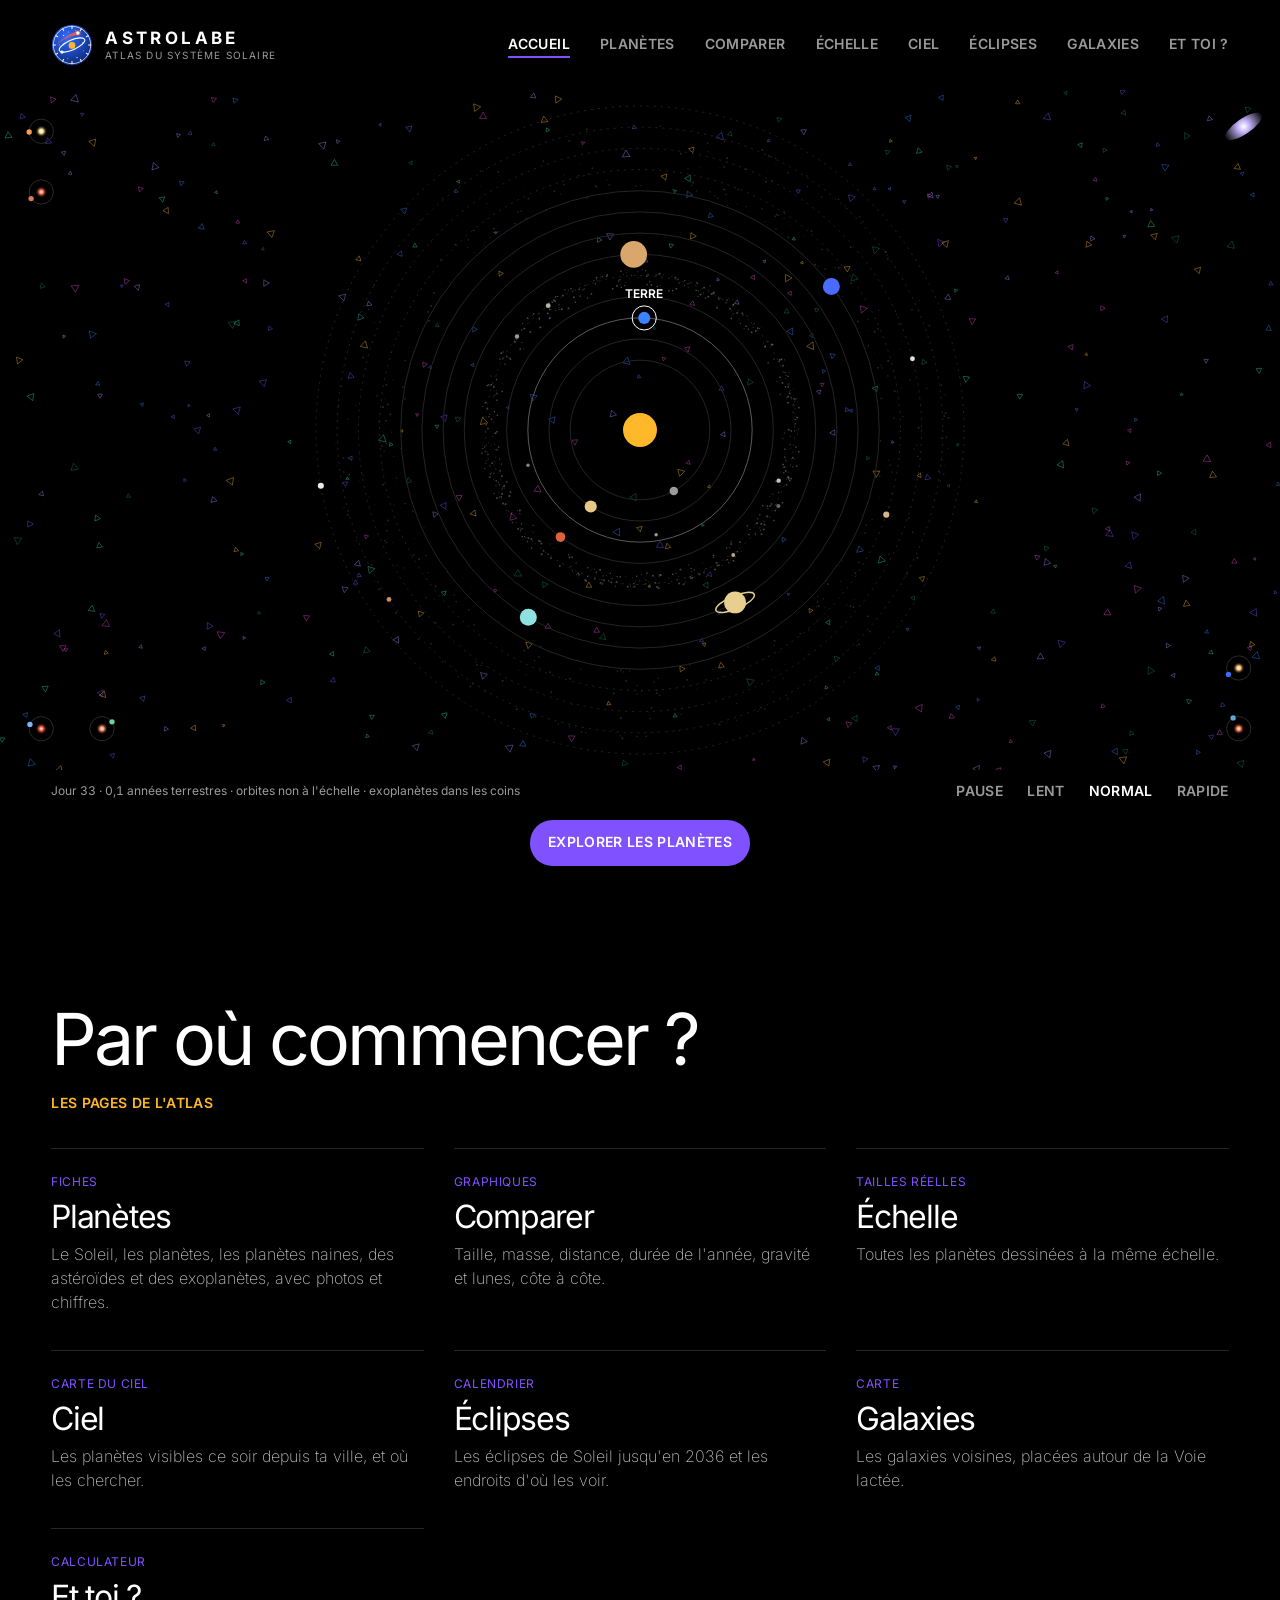
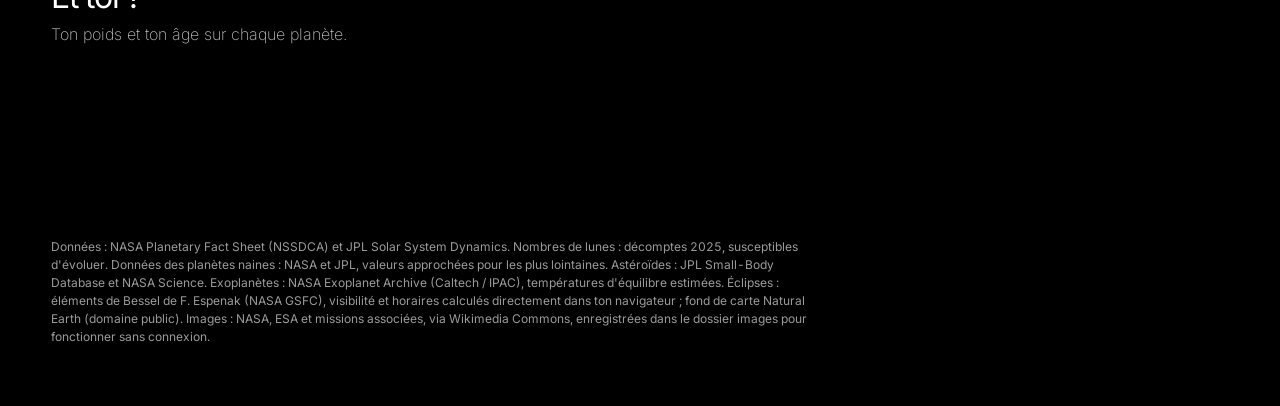
<file: index.html>
<!DOCTYPE html>
<html lang="fr">
<head>
  <meta charset="utf-8">
  <meta name="viewport" content="width=device-width, initial-scale=1">
  <title>Astrolabe — atlas du système solaire</title>
  <link rel="icon" type="image/svg+xml" href="data:image/svg+xml,%3Csvg xmlns='http://www.w3.org/2000/svg' viewBox='0 0 100 100'%3E%3Ccircle cx='50' cy='50' r='48' fill='%231d4fd8'/%3E%3Ccircle cx='50' cy='50' r='43' fill='none' stroke='%23fff' stroke-width='3'/%3E%3Cellipse cx='50' cy='50' rx='33' ry='11.5' transform='rotate(-24 50 50)' fill='none' stroke='%23fff' stroke-width='5'/%3E%3Ccircle cx='50' cy='51' r='10' fill='%23ffb829'/%3E%3Ccircle cx='64' cy='21.5' r='7' fill='%23ff5a36'/%3E%3C/svg%3E">
  <meta name="description" content="Explore le Soleil, les huit planètes et cinq planètes naines du système solaire : orbites animées, photos, données scientifiques et comparaisons.">
  <link rel="stylesheet" href="styles.css">
</head>
<body>

  <header class="nav">
    <a class="logo" href="index.html" aria-label="Astrolabe, atlas du système solaire, accueil">
      <!-- insigne : limbe gradué d'astrolabe, Soleil, orbite, planète et comète -->
      <svg viewBox="0 0 100 100" width="42" height="42" aria-hidden="true">
        <defs>
          <radialGradient id="logo-bg" cx="38%" cy="30%" r="80%">
            <stop offset="0" stop-color="#2f6bff"/>
            <stop offset="1" stop-color="#0a2470"/>
          </radialGradient>
          <linearGradient id="logo-trail" x1="0" y1="1" x2="1" y2="0">
            <stop offset="0" stop-color="#ff5a36" stop-opacity="0"/>
            <stop offset="1" stop-color="#ff5a36"/>
          </linearGradient>
          <clipPath id="logo-clip"><circle cx="50" cy="50" r="40"/></clipPath>
        </defs>
        <circle cx="50" cy="50" r="48" fill="url(#logo-bg)"/>
        <circle cx="50" cy="50" r="44.5" fill="none" stroke="#fff" stroke-width="1.6"/>
        <g stroke="#fff" stroke-width="2.4" stroke-linecap="round">
          <line x1="50" y1="5.5" x2="50" y2="10.5"/>
          <line x1="50" y1="5.5" x2="50" y2="10.5" transform="rotate(30 50 50)"/>
          <line x1="50" y1="5.5" x2="50" y2="10.5" transform="rotate(60 50 50)"/>
          <line x1="50" y1="5.5" x2="50" y2="10.5" transform="rotate(90 50 50)"/>
          <line x1="50" y1="5.5" x2="50" y2="10.5" transform="rotate(120 50 50)"/>
          <line x1="50" y1="5.5" x2="50" y2="10.5" transform="rotate(150 50 50)"/>
          <line x1="50" y1="5.5" x2="50" y2="10.5" transform="rotate(180 50 50)"/>
          <line x1="50" y1="5.5" x2="50" y2="10.5" transform="rotate(210 50 50)"/>
          <line x1="50" y1="5.5" x2="50" y2="10.5" transform="rotate(240 50 50)"/>
          <line x1="50" y1="5.5" x2="50" y2="10.5" transform="rotate(270 50 50)"/>
          <line x1="50" y1="5.5" x2="50" y2="10.5" transform="rotate(300 50 50)"/>
          <line x1="50" y1="5.5" x2="50" y2="10.5" transform="rotate(330 50 50)"/>
        </g>
        <g clip-path="url(#logo-clip)">
          <g fill="#fff">
            <circle cx="30" cy="27" r="1.5"/><circle cx="42" cy="19" r="1"/><circle cx="76" cy="44" r="1.2"/>
            <circle cx="20" cy="50" r="1"/><circle cx="62" cy="80" r="1.5"/><circle cx="40" cy="82" r="1"/>
            <circle cx="78" cy="64" r="1"/><circle cx="58" cy="16" r="1"/>
          </g>
          <ellipse cx="50" cy="50" rx="33" ry="11.5" transform="rotate(-24 50 50)" fill="none" stroke="#fff" stroke-width="2.6"/>
          <circle cx="50" cy="51" r="8" fill="#ffb829"/>
          <circle cx="26.2" cy="66.9" r="4" fill="#fff"/>
          <g transform="translate(-4 -6)">
            <path d="M8 64 C24 44 44 31 66 24 L69 31 C47 35 27 47 8 64 Z" fill="url(#logo-trail)"/>
            <circle cx="68" cy="27.5" r="7" fill="#ff5a36" opacity=".55"/>
            <circle cx="68" cy="27.5" r="4.2" fill="#fff"/>
          </g>
        </g>
      </svg>
      <span class="brand">
        <span class="brand-name">Astrolabe</span>
        <span class="brand-sub">Atlas du système solaire</span>
      </span>
    </a>
    <nav class="nav-links" aria-label="Navigation principale">
      <a href="index.html" aria-current="page">Accueil</a>
      <a href="planetes.html">Planètes</a>
      <a href="comparer.html">Comparer</a>
      <a href="echelle.html">Échelle</a>
      <a href="ciel.html">Ciel</a>
      <a href="eclipses.html">Éclipses</a>
      <a href="galaxies.html">Galaxies</a>
      <a href="et-toi.html">Et toi ?</a>
    </nav>
  </header>

  <main id="top">

    <section class="hero">
      <div class="hero-text">
        <h1 class="sr-only">Astrolabe, atlas du système solaire</h1>
        <a class="pill" href="planetes.html">Explorer les planètes</a>
      </div>
      <div class="hero-visual">
        <canvas id="orrery" role="img" aria-label="Animation des planètes et planètes naines en orbite autour du Soleil"></canvas>
        <div class="sim">
          <p class="caption" id="sim-caption"></p>
          <div class="ghosts" id="sim-controls">
            <button class="ghost" type="button" id="pause" aria-pressed="false">Pause</button>
            <button class="ghost" type="button" data-speed="5">Lent</button>
            <button class="ghost" type="button" data-speed="30">Normal</button>
            <button class="ghost" type="button" data-speed="200">Rapide</button>
          </div>
        </div>
      </div>
    </section>

    <section class="wide" id="sommaire">
      <h2>Par où commencer ?</h2>
      <p class="label">Les pages de l'atlas</p>
      <ul class="pages">
        <li><a href="planetes.html"><span class="role">Fiches</span><b>Planètes</b><span class="dim">Le Soleil, les planètes, les planètes naines, des astéroïdes et des exoplanètes, avec photos et chiffres.</span></a></li>
        <li><a href="comparer.html"><span class="role">Graphiques</span><b>Comparer</b><span class="dim">Taille, masse, distance, durée de l'année, gravité et lunes, côte à côte.</span></a></li>
        <li><a href="echelle.html"><span class="role">Tailles réelles</span><b>Échelle</b><span class="dim">Toutes les planètes dessinées à la même échelle.</span></a></li>
        <li><a href="ciel.html"><span class="role">Carte du ciel</span><b>Ciel</b><span class="dim">Les planètes visibles ce soir depuis ta ville, et où les chercher.</span></a></li>
        <li><a href="eclipses.html"><span class="role">Calendrier</span><b>Éclipses</b><span class="dim">Les éclipses de Soleil jusqu'en 2036 et les endroits d'où les voir.</span></a></li>
        <li><a href="galaxies.html"><span class="role">Carte</span><b>Galaxies</b><span class="dim">Les galaxies voisines, placées autour de la Voie lactée.</span></a></li>
        <li><a href="et-toi.html"><span class="role">Calculateur</span><b>Et toi ?</b><span class="dim">Ton poids et ton âge sur chaque planète.</span></a></li>
      </ul>
    </section>

  </main>

  <footer class="footer">
    <p class="caption">Données : NASA Planetary Fact Sheet (NSSDCA) et JPL Solar System Dynamics. Nombres de lunes : décomptes 2025, susceptibles d'évoluer. Données des planètes naines : NASA et JPL, valeurs approchées pour les plus lointaines. Astéroïdes : JPL Small-Body Database et NASA Science. Exoplanètes : NASA Exoplanet Archive (Caltech / IPAC), températures d'équilibre estimées. Éclipses : éléments de Bessel de F. Espenak (NASA GSFC), visibilité et horaires calculés directement dans ton navigateur ; fond de carte Natural Earth (domaine public). Images : NASA, ESA et missions associées, via Wikimedia Commons, enregistrées dans le dossier images pour fonctionner sans connexion.</p>
  </footer>

  <script src="script.js"></script>
</body>
</html>
</file>
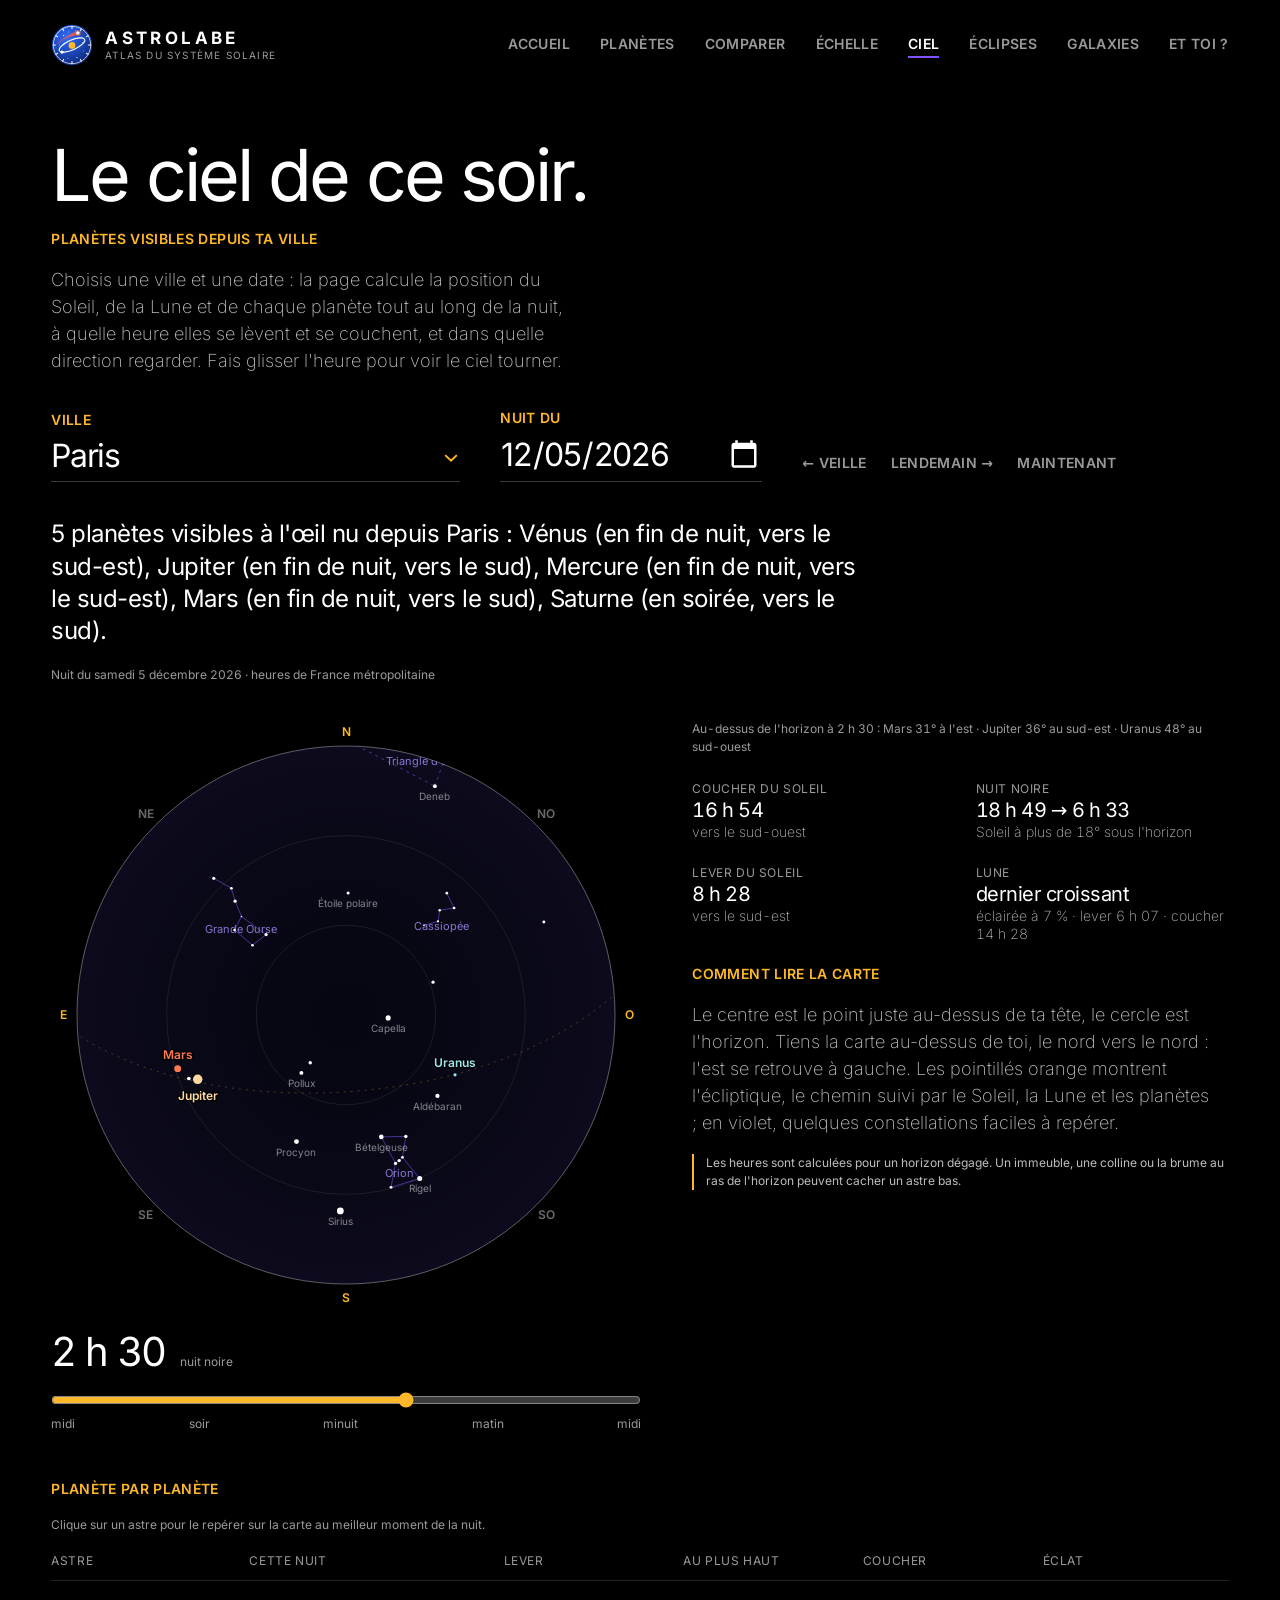
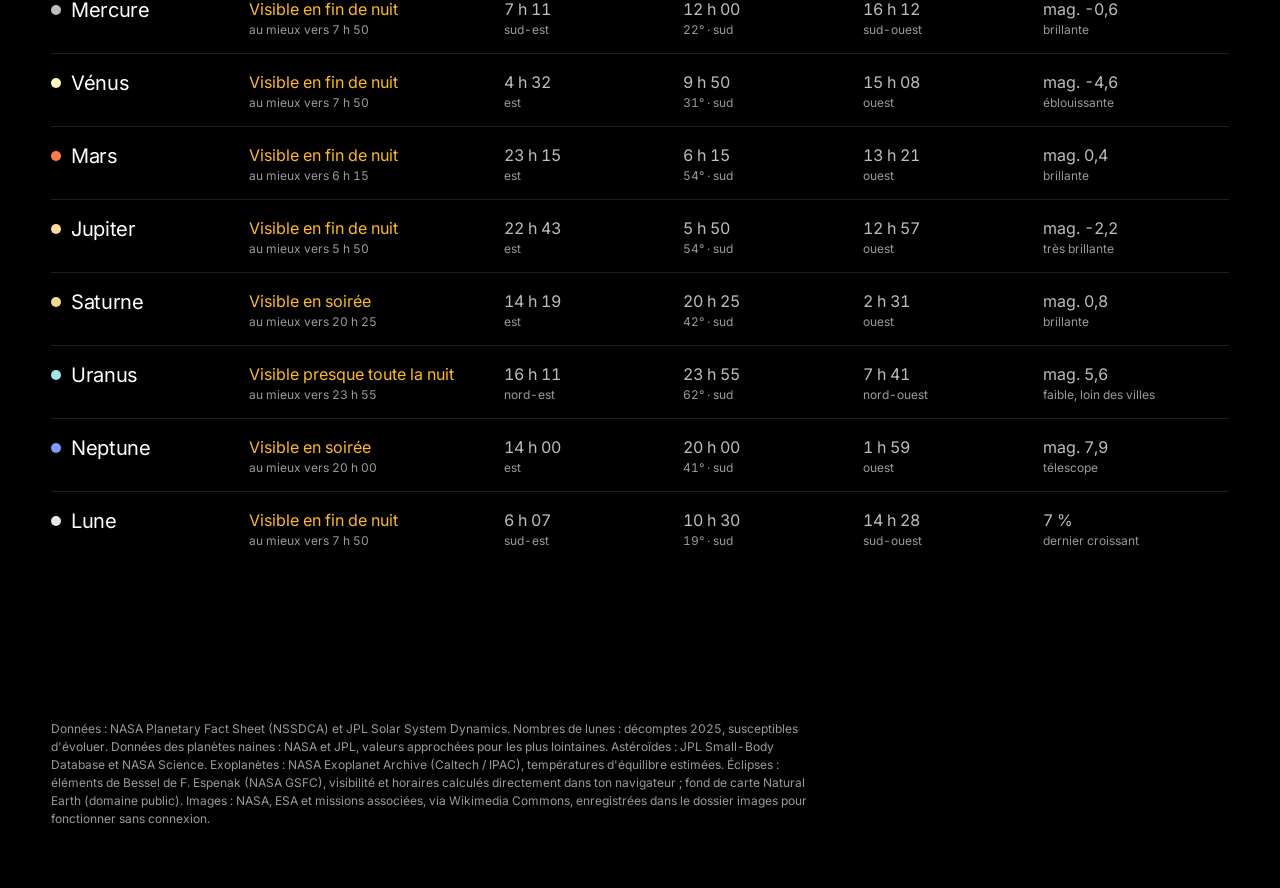
<file: ciel.html>
<!DOCTYPE html>
<html lang="fr">
<head>
  <meta charset="utf-8">
  <meta name="viewport" content="width=device-width, initial-scale=1">
  <title>Ciel — Astrolabe</title>
  <link rel="icon" type="image/svg+xml" href="data:image/svg+xml,%3Csvg xmlns='http://www.w3.org/2000/svg' viewBox='0 0 100 100'%3E%3Ccircle cx='50' cy='50' r='48' fill='%231d4fd8'/%3E%3Ccircle cx='50' cy='50' r='43' fill='none' stroke='%23fff' stroke-width='3'/%3E%3Cellipse cx='50' cy='50' rx='33' ry='11.5' transform='rotate(-24 50 50)' fill='none' stroke='%23fff' stroke-width='5'/%3E%3Ccircle cx='50' cy='51' r='10' fill='%23ffb829'/%3E%3Ccircle cx='64' cy='21.5' r='7' fill='%23ff5a36'/%3E%3C/svg%3E">
  <meta name="description" content="Les planètes visibles ce soir depuis ta ville : heures de lever et de coucher, direction où regarder et carte du ciel.">
  <link rel="stylesheet" href="styles.css">
</head>
<body>

  <header class="nav">
    <a class="logo" href="index.html" aria-label="Astrolabe, atlas du système solaire, accueil">
      <!-- insigne : limbe gradué d'astrolabe, Soleil, orbite, planète et comète -->
      <svg viewBox="0 0 100 100" width="42" height="42" aria-hidden="true">
        <defs>
          <radialGradient id="logo-bg" cx="38%" cy="30%" r="80%">
            <stop offset="0" stop-color="#2f6bff"/>
            <stop offset="1" stop-color="#0a2470"/>
          </radialGradient>
          <linearGradient id="logo-trail" x1="0" y1="1" x2="1" y2="0">
            <stop offset="0" stop-color="#ff5a36" stop-opacity="0"/>
            <stop offset="1" stop-color="#ff5a36"/>
          </linearGradient>
          <clipPath id="logo-clip"><circle cx="50" cy="50" r="40"/></clipPath>
        </defs>
        <circle cx="50" cy="50" r="48" fill="url(#logo-bg)"/>
        <circle cx="50" cy="50" r="44.5" fill="none" stroke="#fff" stroke-width="1.6"/>
        <g stroke="#fff" stroke-width="2.4" stroke-linecap="round">
          <line x1="50" y1="5.5" x2="50" y2="10.5"/>
          <line x1="50" y1="5.5" x2="50" y2="10.5" transform="rotate(30 50 50)"/>
          <line x1="50" y1="5.5" x2="50" y2="10.5" transform="rotate(60 50 50)"/>
          <line x1="50" y1="5.5" x2="50" y2="10.5" transform="rotate(90 50 50)"/>
          <line x1="50" y1="5.5" x2="50" y2="10.5" transform="rotate(120 50 50)"/>
          <line x1="50" y1="5.5" x2="50" y2="10.5" transform="rotate(150 50 50)"/>
          <line x1="50" y1="5.5" x2="50" y2="10.5" transform="rotate(180 50 50)"/>
          <line x1="50" y1="5.5" x2="50" y2="10.5" transform="rotate(210 50 50)"/>
          <line x1="50" y1="5.5" x2="50" y2="10.5" transform="rotate(240 50 50)"/>
          <line x1="50" y1="5.5" x2="50" y2="10.5" transform="rotate(270 50 50)"/>
          <line x1="50" y1="5.5" x2="50" y2="10.5" transform="rotate(300 50 50)"/>
          <line x1="50" y1="5.5" x2="50" y2="10.5" transform="rotate(330 50 50)"/>
        </g>
        <g clip-path="url(#logo-clip)">
          <g fill="#fff">
            <circle cx="30" cy="27" r="1.5"/><circle cx="42" cy="19" r="1"/><circle cx="76" cy="44" r="1.2"/>
            <circle cx="20" cy="50" r="1"/><circle cx="62" cy="80" r="1.5"/><circle cx="40" cy="82" r="1"/>
            <circle cx="78" cy="64" r="1"/><circle cx="58" cy="16" r="1"/>
          </g>
          <ellipse cx="50" cy="50" rx="33" ry="11.5" transform="rotate(-24 50 50)" fill="none" stroke="#fff" stroke-width="2.6"/>
          <circle cx="50" cy="51" r="8" fill="#ffb829"/>
          <circle cx="26.2" cy="66.9" r="4" fill="#fff"/>
          <g transform="translate(-4 -6)">
            <path d="M8 64 C24 44 44 31 66 24 L69 31 C47 35 27 47 8 64 Z" fill="url(#logo-trail)"/>
            <circle cx="68" cy="27.5" r="7" fill="#ff5a36" opacity=".55"/>
            <circle cx="68" cy="27.5" r="4.2" fill="#fff"/>
          </g>
        </g>
      </svg>
      <span class="brand">
        <span class="brand-name">Astrolabe</span>
        <span class="brand-sub">Atlas du système solaire</span>
      </span>
    </a>
    <nav class="nav-links" aria-label="Navigation principale">
      <a href="index.html">Accueil</a>
      <a href="planetes.html">Planètes</a>
      <a href="comparer.html">Comparer</a>
      <a href="echelle.html">Échelle</a>
      <a href="ciel.html" aria-current="page">Ciel</a>
      <a href="eclipses.html">Éclipses</a>
      <a href="galaxies.html">Galaxies</a>
      <a href="et-toi.html">Et toi ?</a>
    </nav>
  </header>

  <main id="top">

    <section class="wide" id="ciel">
      <h1>Le ciel de ce soir.</h1>
      <p class="label">Planètes visibles depuis ta ville</p>
      <p class="body dim">Choisis une ville et une date : la page calcule la position du Soleil, de la Lune et de chaque planète tout au long de la nuit, à quelle heure elles se lèvent et se couchent, et dans quelle direction regarder. Fais glisser l'heure pour voir le ciel tourner.</p>
      <div class="sky-controls">
        <label class="label">Ville<select class="place" id="c-place"></select></label>
        <label class="label">Nuit du<input class="sky-date" type="date" id="c-date"></label>
        <div class="ghosts sky-days">
          <button class="ghost" type="button" id="c-prev">← Veille</button>
          <button class="ghost" type="button" id="c-next">Lendemain →</button>
          <button class="ghost" type="button" id="c-now">Maintenant</button>
        </div>
      </div>
      <p class="sky-verdict" id="c-verdict" aria-live="polite"></p>
      <p class="caption" id="c-night"></p>
      <div class="sky">
        <div class="sky-view">
          <canvas id="dome" role="img" aria-label=""></canvas>
          <div class="sky-time">
            <span class="sky-clock" id="c-clock"></span>
            <span class="caption" id="c-light"></span>
          </div>
          <input type="range" id="c-time" min="0" max="1440" step="5" aria-label="Heure de la nuit">
          <div class="caption sky-scale"><span>midi</span><span>soir</span><span>minuit</span><span>matin</span><span>midi</span></div>
        </div>
        <div class="sky-side">
          <p class="caption" id="c-up"></p>
          <dl class="stats" id="c-sun"></dl>
          <p class="label">Comment lire la carte</p>
          <p class="body dim">Le centre est le point juste au-dessus de ta tête, le cercle est l'horizon. Tiens la carte au-dessus de toi, le nord vers le nord : l'est se retrouve à gauche. Les pointillés orange montrent l'écliptique, le chemin suivi par le Soleil, la Lune et les planètes ; en violet, quelques constellations faciles à repérer.</p>
          <p class="caption warn">Les heures sont calculées pour un horizon dégagé. Un immeuble, une colline ou la brume au ras de l'horizon peuvent cacher un astre bas.</p>
        </div>
      </div>
      <p class="label map-list-label">Planète par planète</p>
      <p class="caption">Clique sur un astre pour le repérer sur la carte au meilleur moment de la nuit.</p>
      <div class="sky-list" id="c-list"></div>
    </section>

  </main>

  <footer class="footer">
    <p class="caption">Données : NASA Planetary Fact Sheet (NSSDCA) et JPL Solar System Dynamics. Nombres de lunes : décomptes 2025, susceptibles d'évoluer. Données des planètes naines : NASA et JPL, valeurs approchées pour les plus lointaines. Astéroïdes : JPL Small-Body Database et NASA Science. Exoplanètes : NASA Exoplanet Archive (Caltech / IPAC), températures d'équilibre estimées. Éclipses : éléments de Bessel de F. Espenak (NASA GSFC), visibilité et horaires calculés directement dans ton navigateur ; fond de carte Natural Earth (domaine public). Images : NASA, ESA et missions associées, via Wikimedia Commons, enregistrées dans le dossier images pour fonctionner sans connexion.</p>
  </footer>

  <script src="ciel.js"></script>
</body>
</html>
</file>
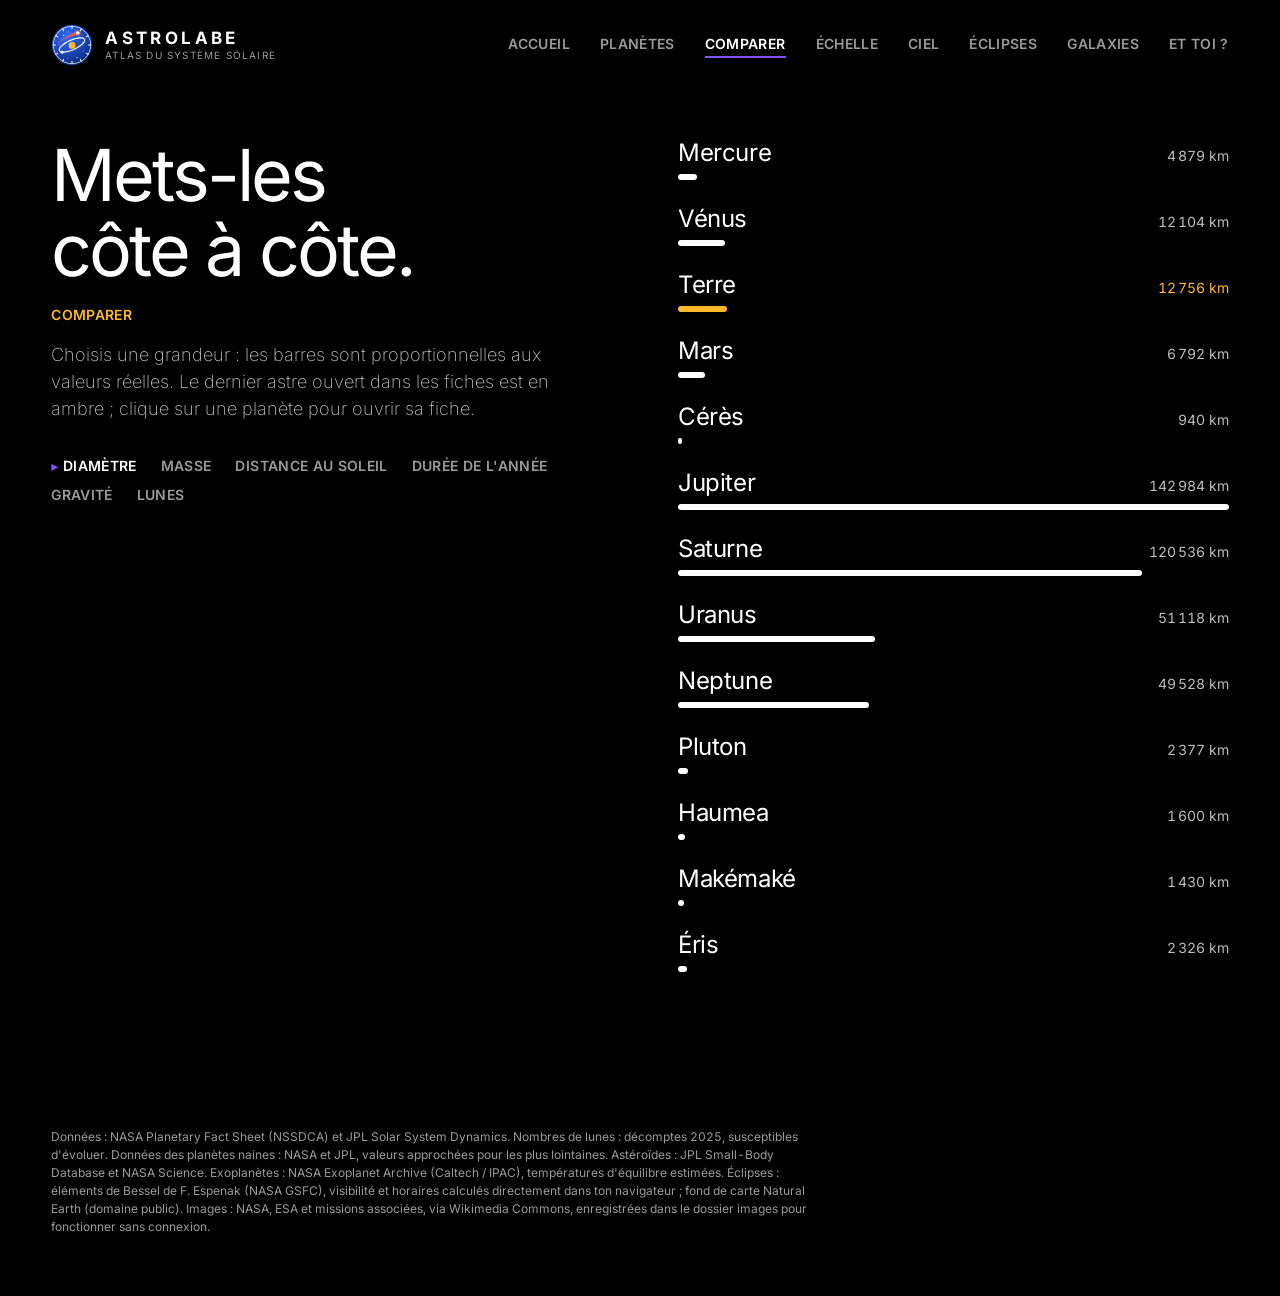
<file: comparer.html>
<!DOCTYPE html>
<html lang="fr">
<head>
  <meta charset="utf-8">
  <meta name="viewport" content="width=device-width, initial-scale=1">
  <title>Comparer — Astrolabe</title>
  <link rel="icon" type="image/svg+xml" href="data:image/svg+xml,%3Csvg xmlns='http://www.w3.org/2000/svg' viewBox='0 0 100 100'%3E%3Ccircle cx='50' cy='50' r='48' fill='%231d4fd8'/%3E%3Ccircle cx='50' cy='50' r='43' fill='none' stroke='%23fff' stroke-width='3'/%3E%3Cellipse cx='50' cy='50' rx='33' ry='11.5' transform='rotate(-24 50 50)' fill='none' stroke='%23fff' stroke-width='5'/%3E%3Ccircle cx='50' cy='51' r='10' fill='%23ffb829'/%3E%3Ccircle cx='64' cy='21.5' r='7' fill='%23ff5a36'/%3E%3C/svg%3E">
  <meta name="description" content="Compare les planètes côte à côte : diamètre, masse, distance au Soleil, durée de l'année, gravité et lunes.">
  <link rel="stylesheet" href="styles.css">
</head>
<body>

  <header class="nav">
    <a class="logo" href="index.html" aria-label="Astrolabe, atlas du système solaire, accueil">
      <!-- insigne : limbe gradué d'astrolabe, Soleil, orbite, planète et comète -->
      <svg viewBox="0 0 100 100" width="42" height="42" aria-hidden="true">
        <defs>
          <radialGradient id="logo-bg" cx="38%" cy="30%" r="80%">
            <stop offset="0" stop-color="#2f6bff"/>
            <stop offset="1" stop-color="#0a2470"/>
          </radialGradient>
          <linearGradient id="logo-trail" x1="0" y1="1" x2="1" y2="0">
            <stop offset="0" stop-color="#ff5a36" stop-opacity="0"/>
            <stop offset="1" stop-color="#ff5a36"/>
          </linearGradient>
          <clipPath id="logo-clip"><circle cx="50" cy="50" r="40"/></clipPath>
        </defs>
        <circle cx="50" cy="50" r="48" fill="url(#logo-bg)"/>
        <circle cx="50" cy="50" r="44.5" fill="none" stroke="#fff" stroke-width="1.6"/>
        <g stroke="#fff" stroke-width="2.4" stroke-linecap="round">
          <line x1="50" y1="5.5" x2="50" y2="10.5"/>
          <line x1="50" y1="5.5" x2="50" y2="10.5" transform="rotate(30 50 50)"/>
          <line x1="50" y1="5.5" x2="50" y2="10.5" transform="rotate(60 50 50)"/>
          <line x1="50" y1="5.5" x2="50" y2="10.5" transform="rotate(90 50 50)"/>
          <line x1="50" y1="5.5" x2="50" y2="10.5" transform="rotate(120 50 50)"/>
          <line x1="50" y1="5.5" x2="50" y2="10.5" transform="rotate(150 50 50)"/>
          <line x1="50" y1="5.5" x2="50" y2="10.5" transform="rotate(180 50 50)"/>
          <line x1="50" y1="5.5" x2="50" y2="10.5" transform="rotate(210 50 50)"/>
          <line x1="50" y1="5.5" x2="50" y2="10.5" transform="rotate(240 50 50)"/>
          <line x1="50" y1="5.5" x2="50" y2="10.5" transform="rotate(270 50 50)"/>
          <line x1="50" y1="5.5" x2="50" y2="10.5" transform="rotate(300 50 50)"/>
          <line x1="50" y1="5.5" x2="50" y2="10.5" transform="rotate(330 50 50)"/>
        </g>
        <g clip-path="url(#logo-clip)">
          <g fill="#fff">
            <circle cx="30" cy="27" r="1.5"/><circle cx="42" cy="19" r="1"/><circle cx="76" cy="44" r="1.2"/>
            <circle cx="20" cy="50" r="1"/><circle cx="62" cy="80" r="1.5"/><circle cx="40" cy="82" r="1"/>
            <circle cx="78" cy="64" r="1"/><circle cx="58" cy="16" r="1"/>
          </g>
          <ellipse cx="50" cy="50" rx="33" ry="11.5" transform="rotate(-24 50 50)" fill="none" stroke="#fff" stroke-width="2.6"/>
          <circle cx="50" cy="51" r="8" fill="#ffb829"/>
          <circle cx="26.2" cy="66.9" r="4" fill="#fff"/>
          <g transform="translate(-4 -6)">
            <path d="M8 64 C24 44 44 31 66 24 L69 31 C47 35 27 47 8 64 Z" fill="url(#logo-trail)"/>
            <circle cx="68" cy="27.5" r="7" fill="#ff5a36" opacity=".55"/>
            <circle cx="68" cy="27.5" r="4.2" fill="#fff"/>
          </g>
        </g>
      </svg>
      <span class="brand">
        <span class="brand-name">Astrolabe</span>
        <span class="brand-sub">Atlas du système solaire</span>
      </span>
    </a>
    <nav class="nav-links" aria-label="Navigation principale">
      <a href="index.html">Accueil</a>
      <a href="planetes.html">Planètes</a>
      <a href="comparer.html" aria-current="page">Comparer</a>
      <a href="echelle.html">Échelle</a>
      <a href="ciel.html">Ciel</a>
      <a href="eclipses.html">Éclipses</a>
      <a href="galaxies.html">Galaxies</a>
      <a href="et-toi.html">Et toi ?</a>
    </nav>
  </header>

  <main id="top">

    <section class="split" id="comparer">
      <div class="split-head">
        <h1>Mets-les côte à côte.</h1>
        <p class="label">Comparer</p>
        <p class="body dim">Choisis une grandeur : les barres sont proportionnelles aux valeurs réelles. Le dernier astre ouvert dans les fiches est en ambre ; clique sur une planète pour ouvrir sa fiche.</p>
        <div class="ghosts" id="metrics" role="tablist" aria-label="Grandeur à comparer"></div>
      </div>
      <div class="split-body">
        <ul class="bars" id="bars"></ul>
      </div>
    </section>

  </main>

  <footer class="footer">
    <p class="caption">Données : NASA Planetary Fact Sheet (NSSDCA) et JPL Solar System Dynamics. Nombres de lunes : décomptes 2025, susceptibles d'évoluer. Données des planètes naines : NASA et JPL, valeurs approchées pour les plus lointaines. Astéroïdes : JPL Small-Body Database et NASA Science. Exoplanètes : NASA Exoplanet Archive (Caltech / IPAC), températures d'équilibre estimées. Éclipses : éléments de Bessel de F. Espenak (NASA GSFC), visibilité et horaires calculés directement dans ton navigateur ; fond de carte Natural Earth (domaine public). Images : NASA, ESA et missions associées, via Wikimedia Commons, enregistrées dans le dossier images pour fonctionner sans connexion.</p>
  </footer>

  <script src="script.js"></script>
</body>
</html>
</file>
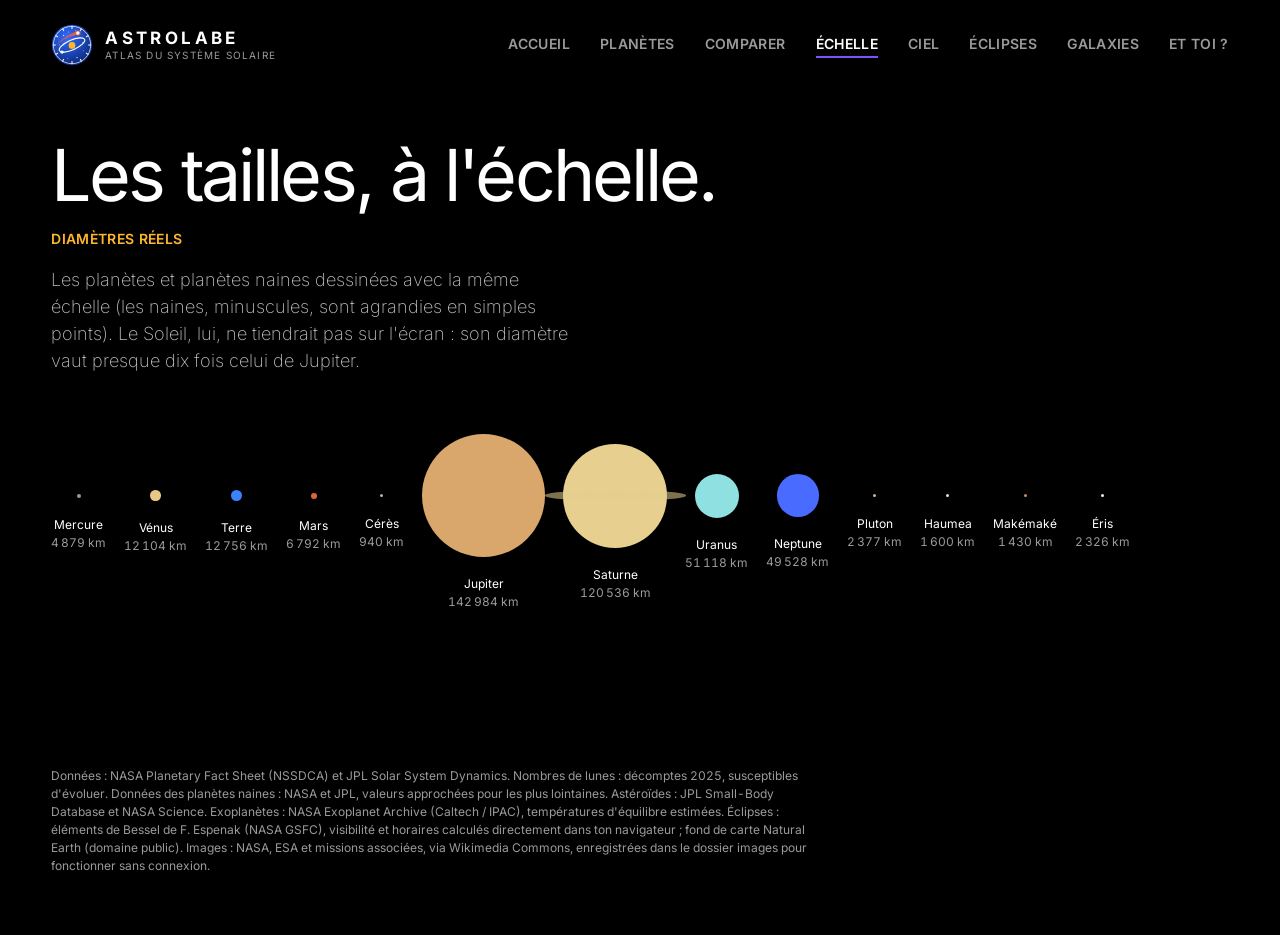
<file: echelle.html>
<!DOCTYPE html>
<html lang="fr">
<head>
  <meta charset="utf-8">
  <meta name="viewport" content="width=device-width, initial-scale=1">
  <title>Échelle — Astrolabe</title>
  <link rel="icon" type="image/svg+xml" href="data:image/svg+xml,%3Csvg xmlns='http://www.w3.org/2000/svg' viewBox='0 0 100 100'%3E%3Ccircle cx='50' cy='50' r='48' fill='%231d4fd8'/%3E%3Ccircle cx='50' cy='50' r='43' fill='none' stroke='%23fff' stroke-width='3'/%3E%3Cellipse cx='50' cy='50' rx='33' ry='11.5' transform='rotate(-24 50 50)' fill='none' stroke='%23fff' stroke-width='5'/%3E%3Ccircle cx='50' cy='51' r='10' fill='%23ffb829'/%3E%3Ccircle cx='64' cy='21.5' r='7' fill='%23ff5a36'/%3E%3C/svg%3E">
  <meta name="description" content="Les planètes et les planètes naines du système solaire dessinées à la même échelle.">
  <link rel="stylesheet" href="styles.css">
</head>
<body>

  <header class="nav">
    <a class="logo" href="index.html" aria-label="Astrolabe, atlas du système solaire, accueil">
      <!-- insigne : limbe gradué d'astrolabe, Soleil, orbite, planète et comète -->
      <svg viewBox="0 0 100 100" width="42" height="42" aria-hidden="true">
        <defs>
          <radialGradient id="logo-bg" cx="38%" cy="30%" r="80%">
            <stop offset="0" stop-color="#2f6bff"/>
            <stop offset="1" stop-color="#0a2470"/>
          </radialGradient>
          <linearGradient id="logo-trail" x1="0" y1="1" x2="1" y2="0">
            <stop offset="0" stop-color="#ff5a36" stop-opacity="0"/>
            <stop offset="1" stop-color="#ff5a36"/>
          </linearGradient>
          <clipPath id="logo-clip"><circle cx="50" cy="50" r="40"/></clipPath>
        </defs>
        <circle cx="50" cy="50" r="48" fill="url(#logo-bg)"/>
        <circle cx="50" cy="50" r="44.5" fill="none" stroke="#fff" stroke-width="1.6"/>
        <g stroke="#fff" stroke-width="2.4" stroke-linecap="round">
          <line x1="50" y1="5.5" x2="50" y2="10.5"/>
          <line x1="50" y1="5.5" x2="50" y2="10.5" transform="rotate(30 50 50)"/>
          <line x1="50" y1="5.5" x2="50" y2="10.5" transform="rotate(60 50 50)"/>
          <line x1="50" y1="5.5" x2="50" y2="10.5" transform="rotate(90 50 50)"/>
          <line x1="50" y1="5.5" x2="50" y2="10.5" transform="rotate(120 50 50)"/>
          <line x1="50" y1="5.5" x2="50" y2="10.5" transform="rotate(150 50 50)"/>
          <line x1="50" y1="5.5" x2="50" y2="10.5" transform="rotate(180 50 50)"/>
          <line x1="50" y1="5.5" x2="50" y2="10.5" transform="rotate(210 50 50)"/>
          <line x1="50" y1="5.5" x2="50" y2="10.5" transform="rotate(240 50 50)"/>
          <line x1="50" y1="5.5" x2="50" y2="10.5" transform="rotate(270 50 50)"/>
          <line x1="50" y1="5.5" x2="50" y2="10.5" transform="rotate(300 50 50)"/>
          <line x1="50" y1="5.5" x2="50" y2="10.5" transform="rotate(330 50 50)"/>
        </g>
        <g clip-path="url(#logo-clip)">
          <g fill="#fff">
            <circle cx="30" cy="27" r="1.5"/><circle cx="42" cy="19" r="1"/><circle cx="76" cy="44" r="1.2"/>
            <circle cx="20" cy="50" r="1"/><circle cx="62" cy="80" r="1.5"/><circle cx="40" cy="82" r="1"/>
            <circle cx="78" cy="64" r="1"/><circle cx="58" cy="16" r="1"/>
          </g>
          <ellipse cx="50" cy="50" rx="33" ry="11.5" transform="rotate(-24 50 50)" fill="none" stroke="#fff" stroke-width="2.6"/>
          <circle cx="50" cy="51" r="8" fill="#ffb829"/>
          <circle cx="26.2" cy="66.9" r="4" fill="#fff"/>
          <g transform="translate(-4 -6)">
            <path d="M8 64 C24 44 44 31 66 24 L69 31 C47 35 27 47 8 64 Z" fill="url(#logo-trail)"/>
            <circle cx="68" cy="27.5" r="7" fill="#ff5a36" opacity=".55"/>
            <circle cx="68" cy="27.5" r="4.2" fill="#fff"/>
          </g>
        </g>
      </svg>
      <span class="brand">
        <span class="brand-name">Astrolabe</span>
        <span class="brand-sub">Atlas du système solaire</span>
      </span>
    </a>
    <nav class="nav-links" aria-label="Navigation principale">
      <a href="index.html">Accueil</a>
      <a href="planetes.html">Planètes</a>
      <a href="comparer.html">Comparer</a>
      <a href="echelle.html" aria-current="page">Échelle</a>
      <a href="ciel.html">Ciel</a>
      <a href="eclipses.html">Éclipses</a>
      <a href="galaxies.html">Galaxies</a>
      <a href="et-toi.html">Et toi ?</a>
    </nav>
  </header>

  <main id="top">

    <section class="wide" id="echelle">
      <h1>Les tailles, à l'échelle.</h1>
      <p class="label">Diamètres réels</p>
      <p class="body dim">Les planètes et planètes naines dessinées avec la même échelle (les naines, minuscules, sont agrandies en simples points). Le Soleil, lui, ne tiendrait pas sur l'écran : son diamètre vaut presque dix fois celui de Jupiter.</p>
      <div class="sizes" id="sizes"></div>
    </section>

  </main>

  <footer class="footer">
    <p class="caption">Données : NASA Planetary Fact Sheet (NSSDCA) et JPL Solar System Dynamics. Nombres de lunes : décomptes 2025, susceptibles d'évoluer. Données des planètes naines : NASA et JPL, valeurs approchées pour les plus lointaines. Astéroïdes : JPL Small-Body Database et NASA Science. Exoplanètes : NASA Exoplanet Archive (Caltech / IPAC), températures d'équilibre estimées. Éclipses : éléments de Bessel de F. Espenak (NASA GSFC), visibilité et horaires calculés directement dans ton navigateur ; fond de carte Natural Earth (domaine public). Images : NASA, ESA et missions associées, via Wikimedia Commons, enregistrées dans le dossier images pour fonctionner sans connexion.</p>
  </footer>

  <script src="script.js"></script>
</body>
</html>
</file>
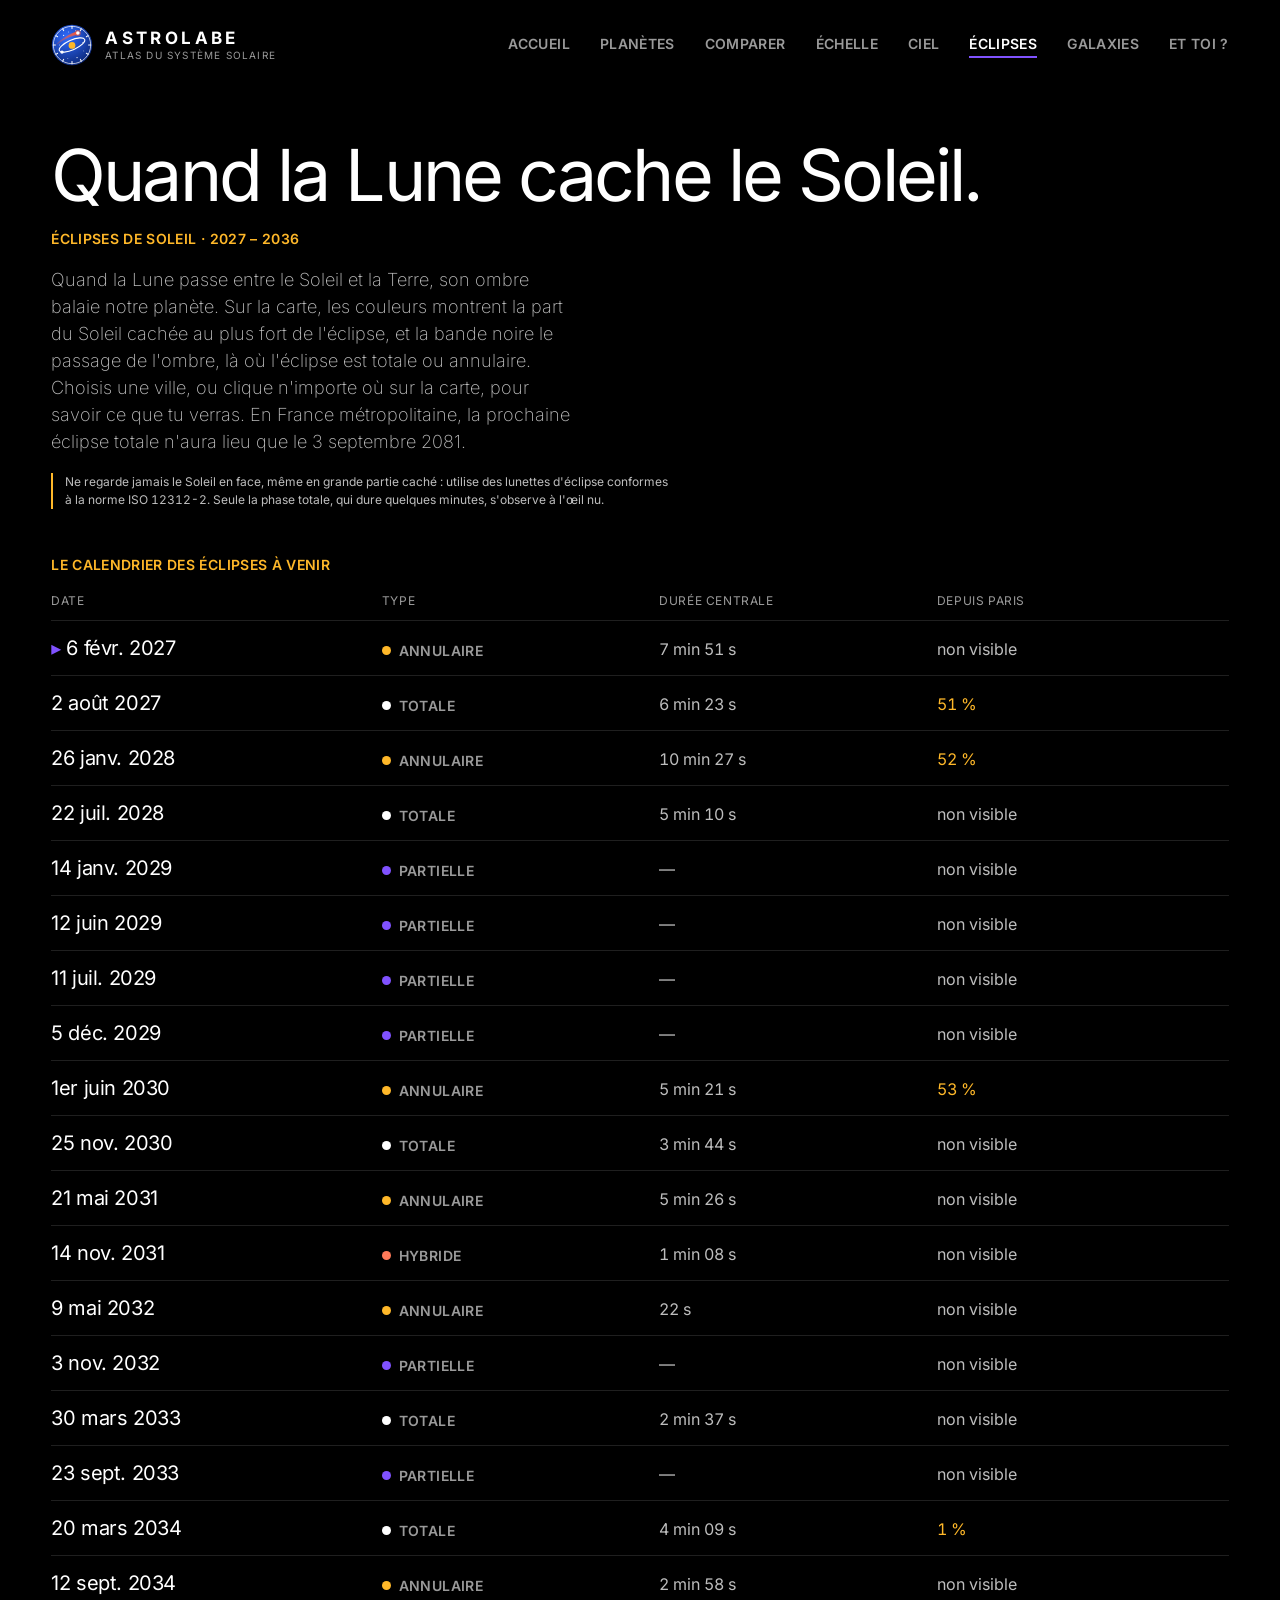
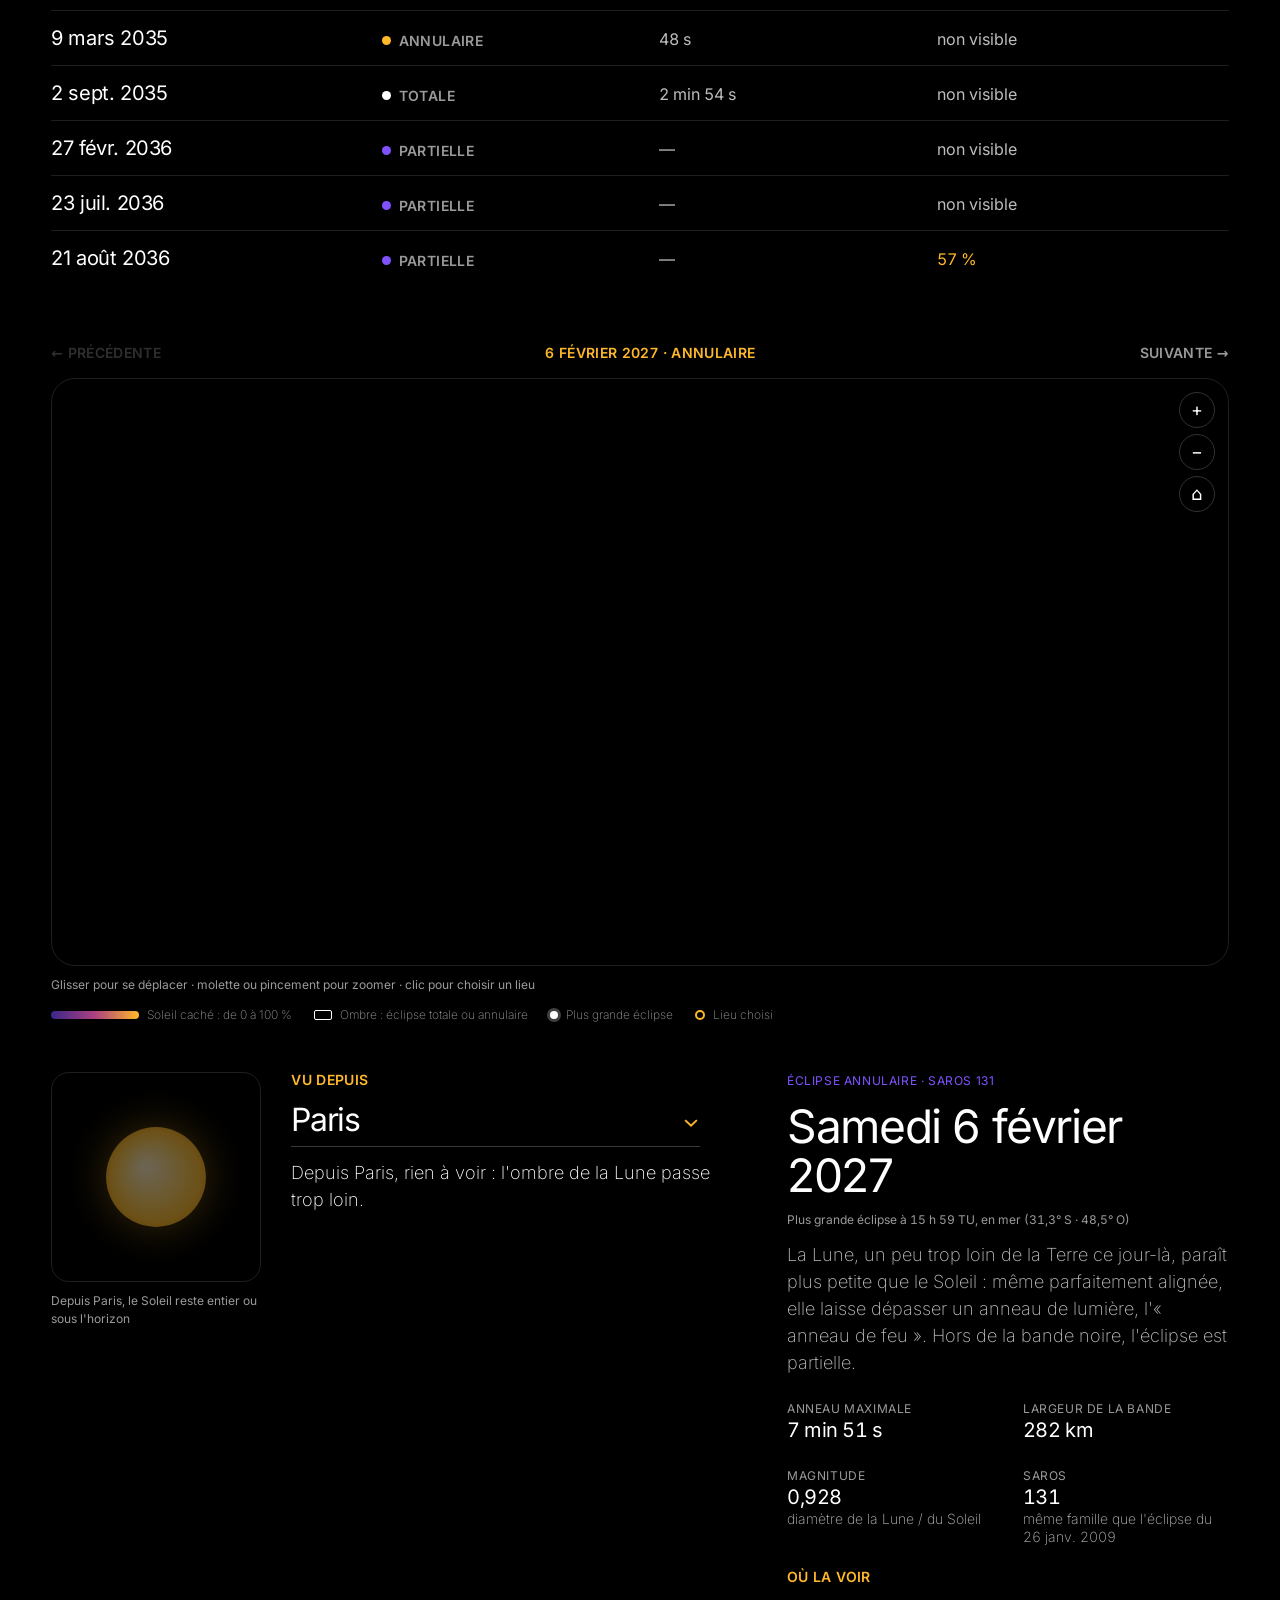
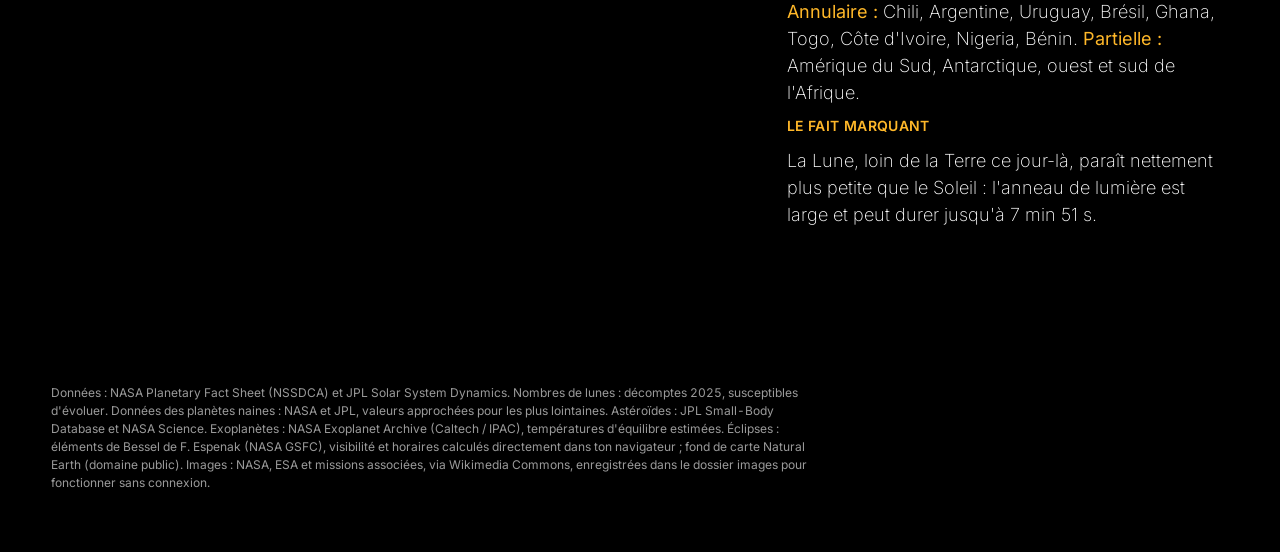
<file: eclipses.html>
<!DOCTYPE html>
<html lang="fr">
<head>
  <meta charset="utf-8">
  <meta name="viewport" content="width=device-width, initial-scale=1">
  <title>Éclipses — Astrolabe</title>
  <link rel="icon" type="image/svg+xml" href="data:image/svg+xml,%3Csvg xmlns='http://www.w3.org/2000/svg' viewBox='0 0 100 100'%3E%3Ccircle cx='50' cy='50' r='48' fill='%231d4fd8'/%3E%3Ccircle cx='50' cy='50' r='43' fill='none' stroke='%23fff' stroke-width='3'/%3E%3Cellipse cx='50' cy='50' rx='33' ry='11.5' transform='rotate(-24 50 50)' fill='none' stroke='%23fff' stroke-width='5'/%3E%3Ccircle cx='50' cy='51' r='10' fill='%23ffb829'/%3E%3Ccircle cx='64' cy='21.5' r='7' fill='%23ff5a36'/%3E%3C/svg%3E">
  <meta name="description" content="Le calendrier des éclipses de Soleil jusqu'en 2036, la carte des lieux d'où les voir et ce que tu verras depuis ta ville.">
  <link rel="stylesheet" href="styles.css">
</head>
<body>

  <header class="nav">
    <a class="logo" href="index.html" aria-label="Astrolabe, atlas du système solaire, accueil">
      <!-- insigne : limbe gradué d'astrolabe, Soleil, orbite, planète et comète -->
      <svg viewBox="0 0 100 100" width="42" height="42" aria-hidden="true">
        <defs>
          <radialGradient id="logo-bg" cx="38%" cy="30%" r="80%">
            <stop offset="0" stop-color="#2f6bff"/>
            <stop offset="1" stop-color="#0a2470"/>
          </radialGradient>
          <linearGradient id="logo-trail" x1="0" y1="1" x2="1" y2="0">
            <stop offset="0" stop-color="#ff5a36" stop-opacity="0"/>
            <stop offset="1" stop-color="#ff5a36"/>
          </linearGradient>
          <clipPath id="logo-clip"><circle cx="50" cy="50" r="40"/></clipPath>
        </defs>
        <circle cx="50" cy="50" r="48" fill="url(#logo-bg)"/>
        <circle cx="50" cy="50" r="44.5" fill="none" stroke="#fff" stroke-width="1.6"/>
        <g stroke="#fff" stroke-width="2.4" stroke-linecap="round">
          <line x1="50" y1="5.5" x2="50" y2="10.5"/>
          <line x1="50" y1="5.5" x2="50" y2="10.5" transform="rotate(30 50 50)"/>
          <line x1="50" y1="5.5" x2="50" y2="10.5" transform="rotate(60 50 50)"/>
          <line x1="50" y1="5.5" x2="50" y2="10.5" transform="rotate(90 50 50)"/>
          <line x1="50" y1="5.5" x2="50" y2="10.5" transform="rotate(120 50 50)"/>
          <line x1="50" y1="5.5" x2="50" y2="10.5" transform="rotate(150 50 50)"/>
          <line x1="50" y1="5.5" x2="50" y2="10.5" transform="rotate(180 50 50)"/>
          <line x1="50" y1="5.5" x2="50" y2="10.5" transform="rotate(210 50 50)"/>
          <line x1="50" y1="5.5" x2="50" y2="10.5" transform="rotate(240 50 50)"/>
          <line x1="50" y1="5.5" x2="50" y2="10.5" transform="rotate(270 50 50)"/>
          <line x1="50" y1="5.5" x2="50" y2="10.5" transform="rotate(300 50 50)"/>
          <line x1="50" y1="5.5" x2="50" y2="10.5" transform="rotate(330 50 50)"/>
        </g>
        <g clip-path="url(#logo-clip)">
          <g fill="#fff">
            <circle cx="30" cy="27" r="1.5"/><circle cx="42" cy="19" r="1"/><circle cx="76" cy="44" r="1.2"/>
            <circle cx="20" cy="50" r="1"/><circle cx="62" cy="80" r="1.5"/><circle cx="40" cy="82" r="1"/>
            <circle cx="78" cy="64" r="1"/><circle cx="58" cy="16" r="1"/>
          </g>
          <ellipse cx="50" cy="50" rx="33" ry="11.5" transform="rotate(-24 50 50)" fill="none" stroke="#fff" stroke-width="2.6"/>
          <circle cx="50" cy="51" r="8" fill="#ffb829"/>
          <circle cx="26.2" cy="66.9" r="4" fill="#fff"/>
          <g transform="translate(-4 -6)">
            <path d="M8 64 C24 44 44 31 66 24 L69 31 C47 35 27 47 8 64 Z" fill="url(#logo-trail)"/>
            <circle cx="68" cy="27.5" r="7" fill="#ff5a36" opacity=".55"/>
            <circle cx="68" cy="27.5" r="4.2" fill="#fff"/>
          </g>
        </g>
      </svg>
      <span class="brand">
        <span class="brand-name">Astrolabe</span>
        <span class="brand-sub">Atlas du système solaire</span>
      </span>
    </a>
    <nav class="nav-links" aria-label="Navigation principale">
      <a href="index.html">Accueil</a>
      <a href="planetes.html">Planètes</a>
      <a href="comparer.html">Comparer</a>
      <a href="echelle.html">Échelle</a>
      <a href="ciel.html">Ciel</a>
      <a href="eclipses.html" aria-current="page">Éclipses</a>
      <a href="galaxies.html">Galaxies</a>
      <a href="et-toi.html">Et toi ?</a>
    </nav>
  </header>

  <main id="top">

    <section class="wide" id="eclipses">
      <h1>Quand la Lune cache le Soleil.</h1>
      <p class="label" id="e-span">Éclipses de Soleil</p>
      <p class="body dim">Quand la Lune passe entre le Soleil et la Terre, son ombre balaie notre planète. Sur la carte, les couleurs montrent la part du Soleil cachée au plus fort de l'éclipse, et la bande noire le passage de l'ombre, là où l'éclipse est totale ou annulaire. Choisis une ville, ou clique n'importe où sur la carte, pour savoir ce que tu verras. En France métropolitaine, la prochaine éclipse totale n'aura lieu que le 3 septembre 2081.</p>
      <p class="caption warn">Ne regarde jamais le Soleil en face, même en grande partie caché : utilise des lunettes d'éclipse conformes à la norme ISO 12312-2. Seule la phase totale, qui dure quelques minutes, s'observe à l'œil nu.</p>
      <p class="label map-list-label">Le calendrier des éclipses à venir</p>
      <div class="ecl-list" id="elist" aria-label="Choisir une éclipse"></div>
      <div class="ecl-map">
        <div class="pager ecl-pager">
          <button class="ghost" type="button" id="eprev">← Précédente</button>
          <p class="label" id="e-current" aria-live="polite"></p>
          <button class="ghost" type="button" id="enext">Suivante →</button>
        </div>
        <div class="map-view">
          <canvas id="earth" tabindex="0" role="img" aria-label="Carte du monde montrant où l'éclipse choisie est visible. Utilise la liste des villes ou le calendrier pour l'explorer au clavier."></canvas>
          <div class="map-tools">
            <button class="tool" type="button" id="ezin" aria-label="Zoomer">+</button>
            <button class="tool" type="button" id="ezout" aria-label="Dézoomer">−</button>
            <button class="tool" type="button" id="ezreset" aria-label="Revoir le monde entier">⌂</button>
          </div>
        </div>
        <p class="caption" id="earth-hint"></p>
        <div class="ecl-legend" aria-hidden="true">
          <span class="key"><i class="ramp"></i>Soleil caché : de 0 à 100 %</span>
          <span class="key"><i class="sw-band"></i>Ombre : éclipse totale ou annulaire</span>
          <span class="key"><i class="sw-dot"></i>Plus grande éclipse</span>
          <span class="key"><i class="sw-place"></i>Lieu choisi</span>
        </div>
      </div>
      <div class="map ecl">
        <div class="ecl-main">
          <div class="local">
            <div class="local-view">
              <canvas id="sunview" role="img" aria-label=""></canvas>
              <p class="caption" id="e-view-cap"></p>
            </div>
            <div class="local-body">
              <label class="label" for="e-place">Vu depuis</label>
              <select class="place" id="e-place"></select>
              <p class="body" id="e-verdict"></p>
              <dl class="stats" id="e-local"></dl>
            </div>
          </div>
        </div>
        <article class="map-card" aria-live="polite">
          <p class="role" id="e-type"></p>
          <h3 id="e-name"></h3>
          <p class="caption" id="e-when"></p>
          <p class="body dim" id="e-desc"></p>
          <dl class="stats" id="e-stats"></dl>
          <p class="label">Où la voir</p>
          <p class="body" id="e-where"></p>
          <p class="label">Le fait marquant</p>
          <p class="body" id="e-fact"></p>
        </article>
      </div>
    </section>

  </main>

  <footer class="footer">
    <p class="caption">Données : NASA Planetary Fact Sheet (NSSDCA) et JPL Solar System Dynamics. Nombres de lunes : décomptes 2025, susceptibles d'évoluer. Données des planètes naines : NASA et JPL, valeurs approchées pour les plus lointaines. Astéroïdes : JPL Small-Body Database et NASA Science. Exoplanètes : NASA Exoplanet Archive (Caltech / IPAC), températures d'équilibre estimées. Éclipses : éléments de Bessel de F. Espenak (NASA GSFC), visibilité et horaires calculés directement dans ton navigateur ; fond de carte Natural Earth (domaine public). Images : NASA, ESA et missions associées, via Wikimedia Commons, enregistrées dans le dossier images pour fonctionner sans connexion.</p>
  </footer>

  <script src="monde.js"></script>
  <script src="eclipses-donnees.js"></script>
  <script src="eclipses.js"></script>
</body>
</html>
</file>
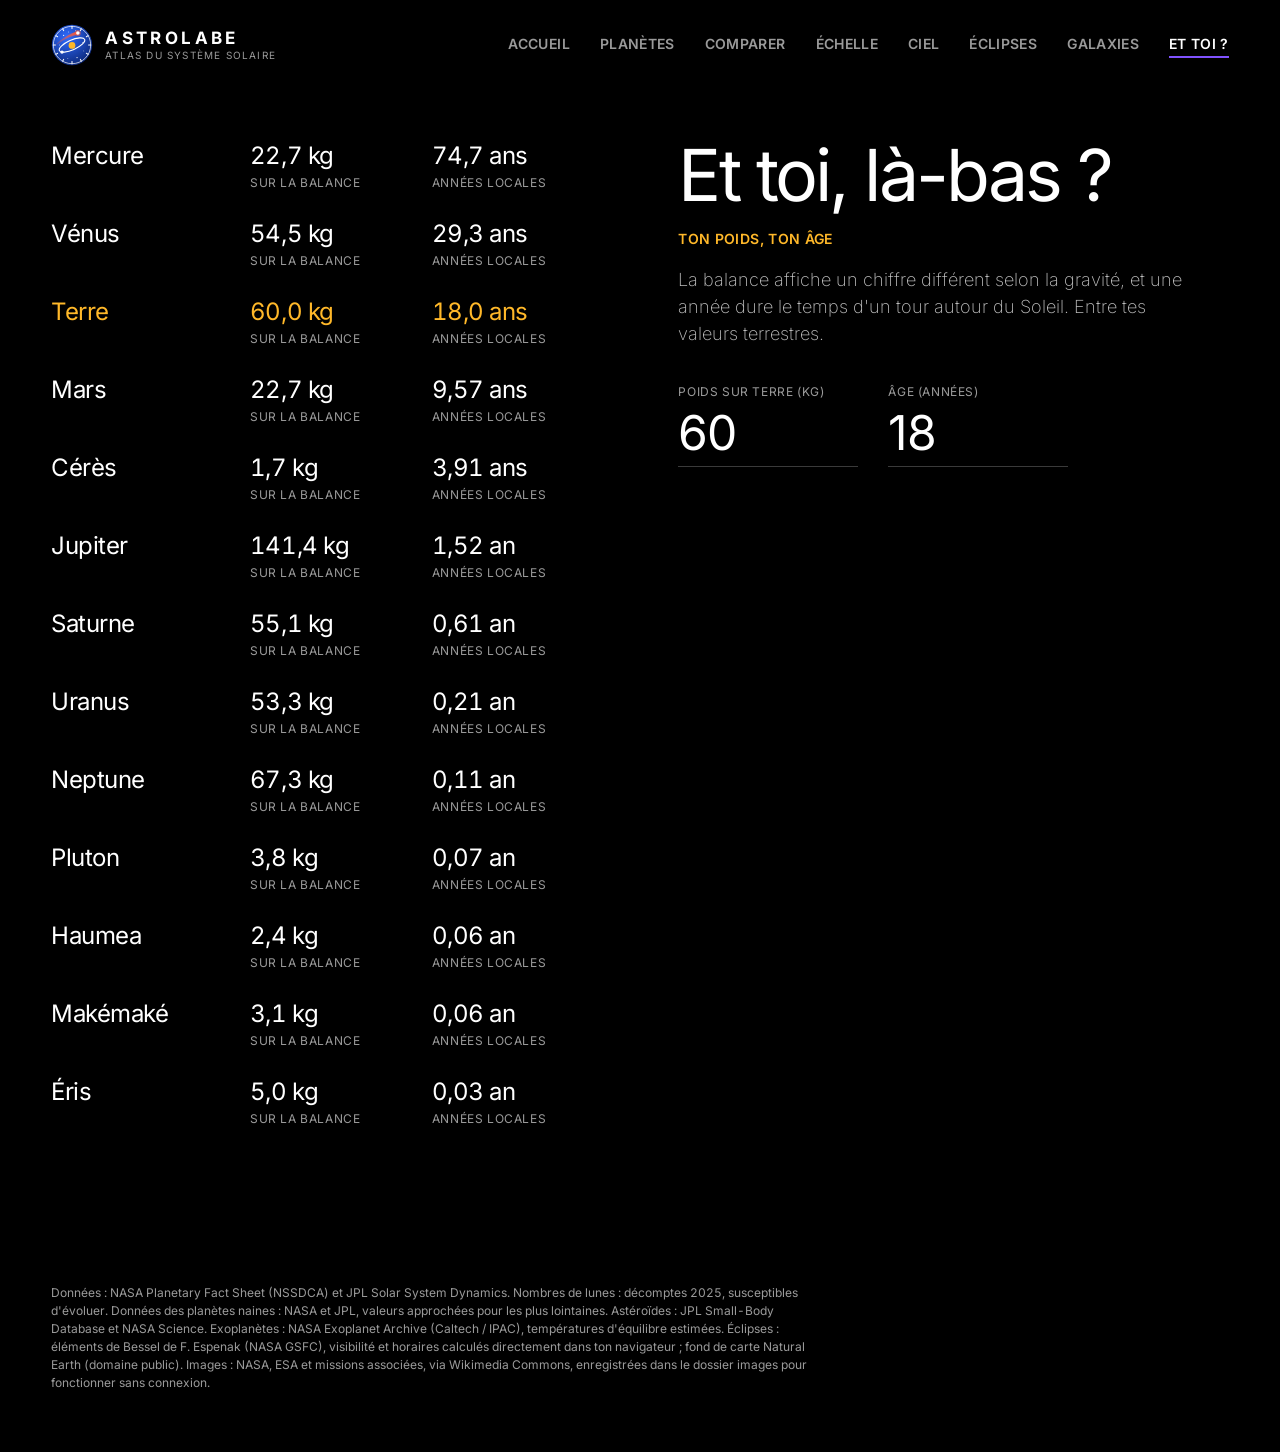
<file: et-toi.html>
<!DOCTYPE html>
<html lang="fr">
<head>
  <meta charset="utf-8">
  <meta name="viewport" content="width=device-width, initial-scale=1">
  <title>Et toi ? — Astrolabe</title>
  <link rel="icon" type="image/svg+xml" href="data:image/svg+xml,%3Csvg xmlns='http://www.w3.org/2000/svg' viewBox='0 0 100 100'%3E%3Ccircle cx='50' cy='50' r='48' fill='%231d4fd8'/%3E%3Ccircle cx='50' cy='50' r='43' fill='none' stroke='%23fff' stroke-width='3'/%3E%3Cellipse cx='50' cy='50' rx='33' ry='11.5' transform='rotate(-24 50 50)' fill='none' stroke='%23fff' stroke-width='5'/%3E%3Ccircle cx='50' cy='51' r='10' fill='%23ffb829'/%3E%3Ccircle cx='64' cy='21.5' r='7' fill='%23ff5a36'/%3E%3C/svg%3E">
  <meta name="description" content="Ton poids et ton âge sur chacune des planètes du système solaire.">
  <link rel="stylesheet" href="styles.css">
</head>
<body>

  <header class="nav">
    <a class="logo" href="index.html" aria-label="Astrolabe, atlas du système solaire, accueil">
      <!-- insigne : limbe gradué d'astrolabe, Soleil, orbite, planète et comète -->
      <svg viewBox="0 0 100 100" width="42" height="42" aria-hidden="true">
        <defs>
          <radialGradient id="logo-bg" cx="38%" cy="30%" r="80%">
            <stop offset="0" stop-color="#2f6bff"/>
            <stop offset="1" stop-color="#0a2470"/>
          </radialGradient>
          <linearGradient id="logo-trail" x1="0" y1="1" x2="1" y2="0">
            <stop offset="0" stop-color="#ff5a36" stop-opacity="0"/>
            <stop offset="1" stop-color="#ff5a36"/>
          </linearGradient>
          <clipPath id="logo-clip"><circle cx="50" cy="50" r="40"/></clipPath>
        </defs>
        <circle cx="50" cy="50" r="48" fill="url(#logo-bg)"/>
        <circle cx="50" cy="50" r="44.5" fill="none" stroke="#fff" stroke-width="1.6"/>
        <g stroke="#fff" stroke-width="2.4" stroke-linecap="round">
          <line x1="50" y1="5.5" x2="50" y2="10.5"/>
          <line x1="50" y1="5.5" x2="50" y2="10.5" transform="rotate(30 50 50)"/>
          <line x1="50" y1="5.5" x2="50" y2="10.5" transform="rotate(60 50 50)"/>
          <line x1="50" y1="5.5" x2="50" y2="10.5" transform="rotate(90 50 50)"/>
          <line x1="50" y1="5.5" x2="50" y2="10.5" transform="rotate(120 50 50)"/>
          <line x1="50" y1="5.5" x2="50" y2="10.5" transform="rotate(150 50 50)"/>
          <line x1="50" y1="5.5" x2="50" y2="10.5" transform="rotate(180 50 50)"/>
          <line x1="50" y1="5.5" x2="50" y2="10.5" transform="rotate(210 50 50)"/>
          <line x1="50" y1="5.5" x2="50" y2="10.5" transform="rotate(240 50 50)"/>
          <line x1="50" y1="5.5" x2="50" y2="10.5" transform="rotate(270 50 50)"/>
          <line x1="50" y1="5.5" x2="50" y2="10.5" transform="rotate(300 50 50)"/>
          <line x1="50" y1="5.5" x2="50" y2="10.5" transform="rotate(330 50 50)"/>
        </g>
        <g clip-path="url(#logo-clip)">
          <g fill="#fff">
            <circle cx="30" cy="27" r="1.5"/><circle cx="42" cy="19" r="1"/><circle cx="76" cy="44" r="1.2"/>
            <circle cx="20" cy="50" r="1"/><circle cx="62" cy="80" r="1.5"/><circle cx="40" cy="82" r="1"/>
            <circle cx="78" cy="64" r="1"/><circle cx="58" cy="16" r="1"/>
          </g>
          <ellipse cx="50" cy="50" rx="33" ry="11.5" transform="rotate(-24 50 50)" fill="none" stroke="#fff" stroke-width="2.6"/>
          <circle cx="50" cy="51" r="8" fill="#ffb829"/>
          <circle cx="26.2" cy="66.9" r="4" fill="#fff"/>
          <g transform="translate(-4 -6)">
            <path d="M8 64 C24 44 44 31 66 24 L69 31 C47 35 27 47 8 64 Z" fill="url(#logo-trail)"/>
            <circle cx="68" cy="27.5" r="7" fill="#ff5a36" opacity=".55"/>
            <circle cx="68" cy="27.5" r="4.2" fill="#fff"/>
          </g>
        </g>
      </svg>
      <span class="brand">
        <span class="brand-name">Astrolabe</span>
        <span class="brand-sub">Atlas du système solaire</span>
      </span>
    </a>
    <nav class="nav-links" aria-label="Navigation principale">
      <a href="index.html">Accueil</a>
      <a href="planetes.html">Planètes</a>
      <a href="comparer.html">Comparer</a>
      <a href="echelle.html">Échelle</a>
      <a href="ciel.html">Ciel</a>
      <a href="eclipses.html">Éclipses</a>
      <a href="galaxies.html">Galaxies</a>
      <a href="et-toi.html" aria-current="page">Et toi ?</a>
    </nav>
  </header>

  <main id="top">

    <section class="split reverse" id="ailleurs">
      <div class="split-head">
        <h1>Et toi, là-bas ?</h1>
        <p class="label">Ton poids, ton âge</p>
        <p class="body dim">La balance affiche un chiffre différent selon la gravité, et une année dure le temps d'un tour autour du Soleil. Entre tes valeurs terrestres.</p>
        <div class="fields">
          <label>Poids sur Terre (kg)<input id="w" type="number" inputmode="decimal" min="1" max="500" value="60"></label>
          <label>Âge (années)<input id="a" type="number" inputmode="decimal" min="1" max="120" value="18"></label>
        </div>
      </div>
      <div class="split-body">
        <ul class="elsewhere" id="calc-out"></ul>
      </div>
    </section>

  </main>

  <footer class="footer">
    <p class="caption">Données : NASA Planetary Fact Sheet (NSSDCA) et JPL Solar System Dynamics. Nombres de lunes : décomptes 2025, susceptibles d'évoluer. Données des planètes naines : NASA et JPL, valeurs approchées pour les plus lointaines. Astéroïdes : JPL Small-Body Database et NASA Science. Exoplanètes : NASA Exoplanet Archive (Caltech / IPAC), températures d'équilibre estimées. Éclipses : éléments de Bessel de F. Espenak (NASA GSFC), visibilité et horaires calculés directement dans ton navigateur ; fond de carte Natural Earth (domaine public). Images : NASA, ESA et missions associées, via Wikimedia Commons, enregistrées dans le dossier images pour fonctionner sans connexion.</p>
  </footer>

  <script src="script.js"></script>
</body>
</html>
</file>
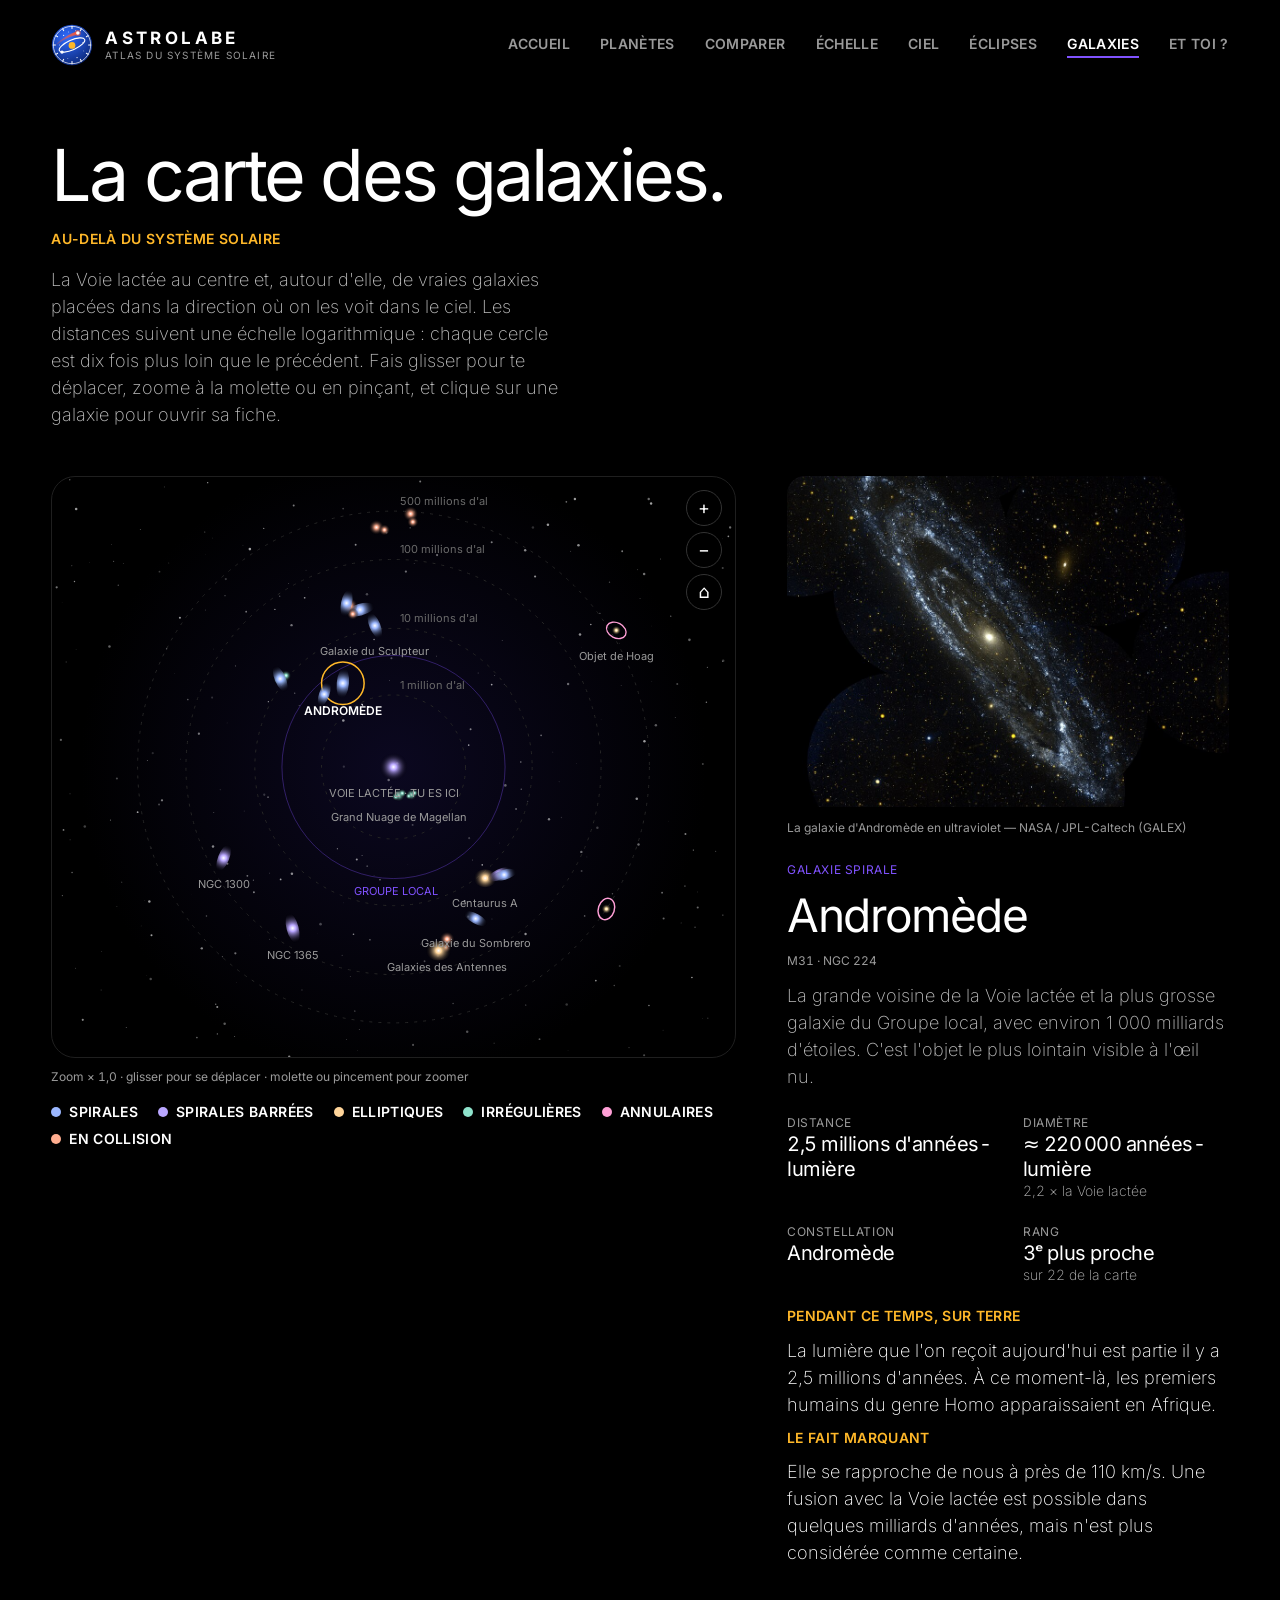
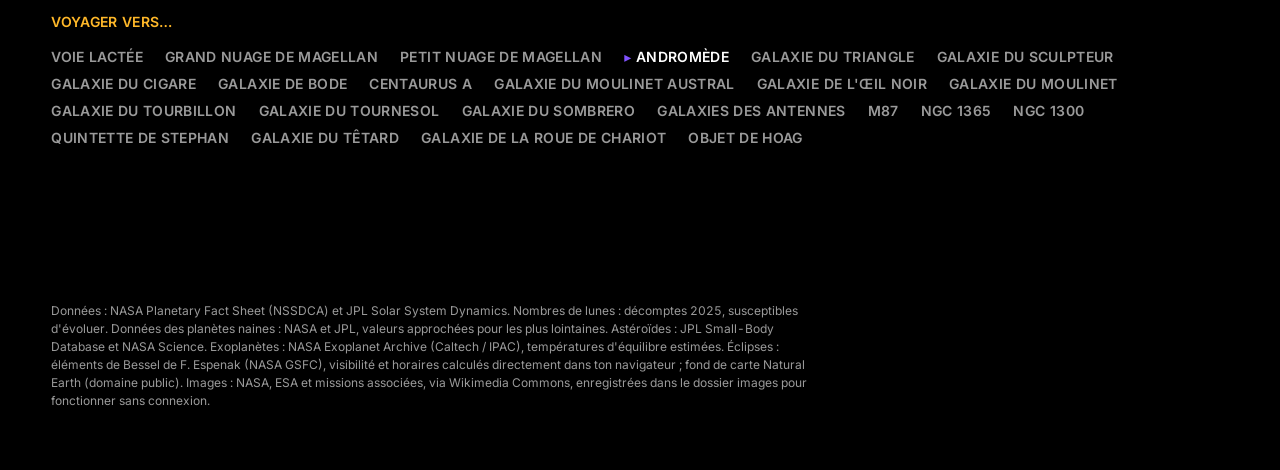
<file: galaxies.html>
<!DOCTYPE html>
<html lang="fr">
<head>
  <meta charset="utf-8">
  <meta name="viewport" content="width=device-width, initial-scale=1">
  <title>Galaxies — Astrolabe</title>
  <link rel="icon" type="image/svg+xml" href="data:image/svg+xml,%3Csvg xmlns='http://www.w3.org/2000/svg' viewBox='0 0 100 100'%3E%3Ccircle cx='50' cy='50' r='48' fill='%231d4fd8'/%3E%3Ccircle cx='50' cy='50' r='43' fill='none' stroke='%23fff' stroke-width='3'/%3E%3Cellipse cx='50' cy='50' rx='33' ry='11.5' transform='rotate(-24 50 50)' fill='none' stroke='%23fff' stroke-width='5'/%3E%3Ccircle cx='50' cy='51' r='10' fill='%23ffb829'/%3E%3Ccircle cx='64' cy='21.5' r='7' fill='%23ff5a36'/%3E%3C/svg%3E">
  <meta name="description" content="La carte interactive des galaxies autour de la Voie lactée, avec la fiche de chacune.">
  <link rel="stylesheet" href="styles.css">
</head>
<body>

  <header class="nav">
    <a class="logo" href="index.html" aria-label="Astrolabe, atlas du système solaire, accueil">
      <!-- insigne : limbe gradué d'astrolabe, Soleil, orbite, planète et comète -->
      <svg viewBox="0 0 100 100" width="42" height="42" aria-hidden="true">
        <defs>
          <radialGradient id="logo-bg" cx="38%" cy="30%" r="80%">
            <stop offset="0" stop-color="#2f6bff"/>
            <stop offset="1" stop-color="#0a2470"/>
          </radialGradient>
          <linearGradient id="logo-trail" x1="0" y1="1" x2="1" y2="0">
            <stop offset="0" stop-color="#ff5a36" stop-opacity="0"/>
            <stop offset="1" stop-color="#ff5a36"/>
          </linearGradient>
          <clipPath id="logo-clip"><circle cx="50" cy="50" r="40"/></clipPath>
        </defs>
        <circle cx="50" cy="50" r="48" fill="url(#logo-bg)"/>
        <circle cx="50" cy="50" r="44.5" fill="none" stroke="#fff" stroke-width="1.6"/>
        <g stroke="#fff" stroke-width="2.4" stroke-linecap="round">
          <line x1="50" y1="5.5" x2="50" y2="10.5"/>
          <line x1="50" y1="5.5" x2="50" y2="10.5" transform="rotate(30 50 50)"/>
          <line x1="50" y1="5.5" x2="50" y2="10.5" transform="rotate(60 50 50)"/>
          <line x1="50" y1="5.5" x2="50" y2="10.5" transform="rotate(90 50 50)"/>
          <line x1="50" y1="5.5" x2="50" y2="10.5" transform="rotate(120 50 50)"/>
          <line x1="50" y1="5.5" x2="50" y2="10.5" transform="rotate(150 50 50)"/>
          <line x1="50" y1="5.5" x2="50" y2="10.5" transform="rotate(180 50 50)"/>
          <line x1="50" y1="5.5" x2="50" y2="10.5" transform="rotate(210 50 50)"/>
          <line x1="50" y1="5.5" x2="50" y2="10.5" transform="rotate(240 50 50)"/>
          <line x1="50" y1="5.5" x2="50" y2="10.5" transform="rotate(270 50 50)"/>
          <line x1="50" y1="5.5" x2="50" y2="10.5" transform="rotate(300 50 50)"/>
          <line x1="50" y1="5.5" x2="50" y2="10.5" transform="rotate(330 50 50)"/>
        </g>
        <g clip-path="url(#logo-clip)">
          <g fill="#fff">
            <circle cx="30" cy="27" r="1.5"/><circle cx="42" cy="19" r="1"/><circle cx="76" cy="44" r="1.2"/>
            <circle cx="20" cy="50" r="1"/><circle cx="62" cy="80" r="1.5"/><circle cx="40" cy="82" r="1"/>
            <circle cx="78" cy="64" r="1"/><circle cx="58" cy="16" r="1"/>
          </g>
          <ellipse cx="50" cy="50" rx="33" ry="11.5" transform="rotate(-24 50 50)" fill="none" stroke="#fff" stroke-width="2.6"/>
          <circle cx="50" cy="51" r="8" fill="#ffb829"/>
          <circle cx="26.2" cy="66.9" r="4" fill="#fff"/>
          <g transform="translate(-4 -6)">
            <path d="M8 64 C24 44 44 31 66 24 L69 31 C47 35 27 47 8 64 Z" fill="url(#logo-trail)"/>
            <circle cx="68" cy="27.5" r="7" fill="#ff5a36" opacity=".55"/>
            <circle cx="68" cy="27.5" r="4.2" fill="#fff"/>
          </g>
        </g>
      </svg>
      <span class="brand">
        <span class="brand-name">Astrolabe</span>
        <span class="brand-sub">Atlas du système solaire</span>
      </span>
    </a>
    <nav class="nav-links" aria-label="Navigation principale">
      <a href="index.html">Accueil</a>
      <a href="planetes.html">Planètes</a>
      <a href="comparer.html">Comparer</a>
      <a href="echelle.html">Échelle</a>
      <a href="ciel.html">Ciel</a>
      <a href="eclipses.html">Éclipses</a>
      <a href="galaxies.html" aria-current="page">Galaxies</a>
      <a href="et-toi.html">Et toi ?</a>
    </nav>
  </header>

  <main id="top">

    <section class="wide" id="carte">
      <h1>La carte des galaxies.</h1>
      <p class="label">Au-delà du système solaire</p>
      <p class="body dim">La Voie lactée au centre et, autour d'elle, de vraies galaxies placées dans la direction où on les voit dans le ciel. Les distances suivent une échelle logarithmique : chaque cercle est dix fois plus loin que le précédent. Fais glisser pour te déplacer, zoome à la molette ou en pinçant, et clique sur une galaxie pour ouvrir sa fiche.</p>
      <div class="map">
        <div class="map-view">
          <canvas id="sky" tabindex="0" role="img" aria-label="Carte interactive des galaxies autour de la Voie lactée. Utilise la liste sous la carte pour choisir une galaxie au clavier."></canvas>
          <div class="map-tools">
            <button class="tool" type="button" id="zin" aria-label="Zoomer">+</button>
            <button class="tool" type="button" id="zout" aria-label="Dézoomer">−</button>
            <button class="tool" type="button" id="zreset" aria-label="Recentrer sur la Voie lactée">⌂</button>
          </div>
          <p class="caption" id="sky-hint"></p>
          <div class="ghosts legend" id="legend" aria-label="Afficher ou masquer un type de galaxie"></div>
        </div>
        <article class="map-card" aria-live="polite">
          <div class="map-photo">
            <img id="g-img" alt="">
            <div class="disc" id="g-disc" hidden></div>
          </div>
          <p class="caption" id="g-credit"></p>
          <p class="role" id="g-type"></p>
          <h3 id="g-name"></h3>
          <p class="caption" id="g-alt"></p>
          <p class="body dim" id="g-desc"></p>
          <dl class="stats" id="g-stats"></dl>
          <p class="label" id="g-then-label"></p>
          <p class="body" id="g-then"></p>
          <p class="label">Le fait marquant</p>
          <p class="body" id="g-fact"></p>
        </article>
      </div>
      <p class="label map-list-label">Voyager vers…</p>
      <div class="ghosts" id="glist" role="tablist" aria-label="Choisir une galaxie"></div>
    </section>

  </main>

  <footer class="footer">
    <p class="caption">Données : NASA Planetary Fact Sheet (NSSDCA) et JPL Solar System Dynamics. Nombres de lunes : décomptes 2025, susceptibles d'évoluer. Données des planètes naines : NASA et JPL, valeurs approchées pour les plus lointaines. Astéroïdes : JPL Small-Body Database et NASA Science. Exoplanètes : NASA Exoplanet Archive (Caltech / IPAC), températures d'équilibre estimées. Éclipses : éléments de Bessel de F. Espenak (NASA GSFC), visibilité et horaires calculés directement dans ton navigateur ; fond de carte Natural Earth (domaine public). Images : NASA, ESA et missions associées, via Wikimedia Commons, enregistrées dans le dossier images pour fonctionner sans connexion.</p>
  </footer>

  <script src="carte.js"></script>
</body>
</html>
</file>
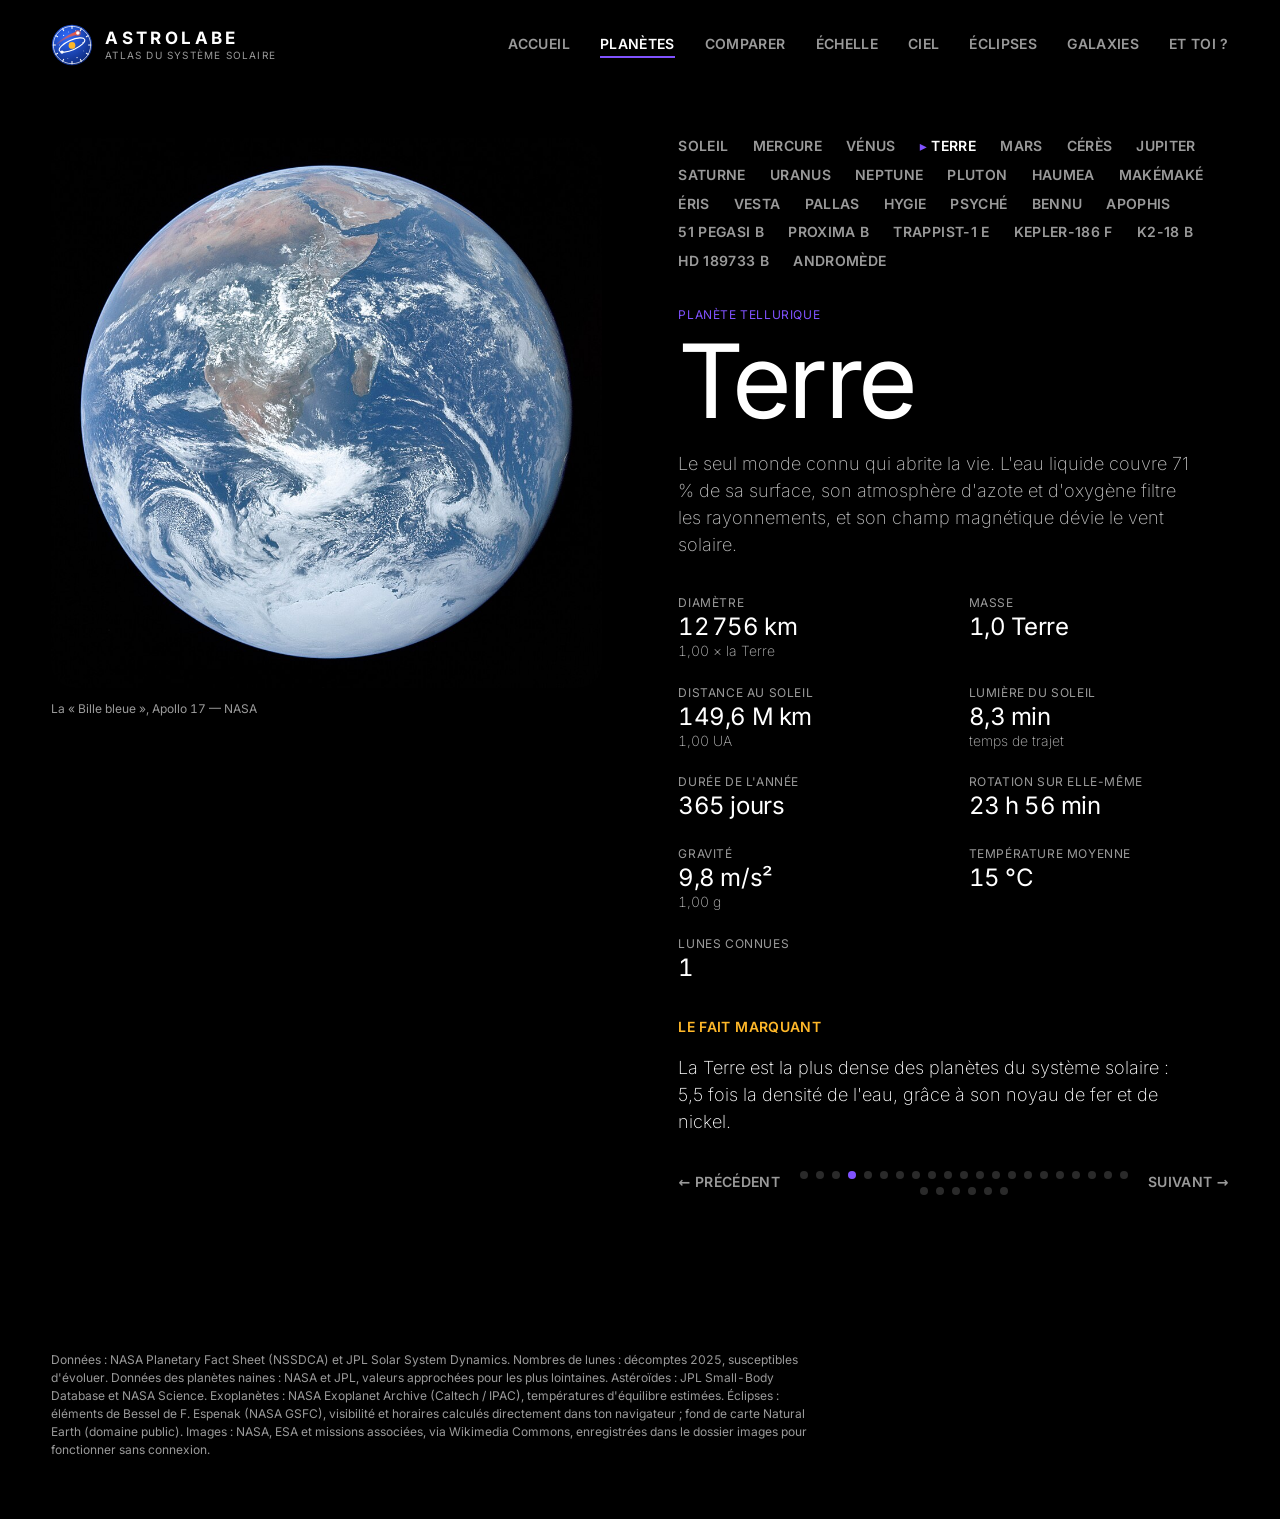
<file: planetes.html>
<!DOCTYPE html>
<html lang="fr">
<head>
  <meta charset="utf-8">
  <meta name="viewport" content="width=device-width, initial-scale=1">
  <title>Planètes — Astrolabe</title>
  <link rel="icon" type="image/svg+xml" href="data:image/svg+xml,%3Csvg xmlns='http://www.w3.org/2000/svg' viewBox='0 0 100 100'%3E%3Ccircle cx='50' cy='50' r='48' fill='%231d4fd8'/%3E%3Ccircle cx='50' cy='50' r='43' fill='none' stroke='%23fff' stroke-width='3'/%3E%3Cellipse cx='50' cy='50' rx='33' ry='11.5' transform='rotate(-24 50 50)' fill='none' stroke='%23fff' stroke-width='5'/%3E%3Ccircle cx='50' cy='51' r='10' fill='%23ffb829'/%3E%3Ccircle cx='64' cy='21.5' r='7' fill='%23ff5a36'/%3E%3C/svg%3E">
  <meta name="description" content="La fiche du Soleil, des planètes, des planètes naines, d'astéroïdes et d'exoplanètes : photos, chiffres de la NASA et faits marquants.">
  <link rel="stylesheet" href="styles.css">
</head>
<body>

  <header class="nav">
    <a class="logo" href="index.html" aria-label="Astrolabe, atlas du système solaire, accueil">
      <!-- insigne : limbe gradué d'astrolabe, Soleil, orbite, planète et comète -->
      <svg viewBox="0 0 100 100" width="42" height="42" aria-hidden="true">
        <defs>
          <radialGradient id="logo-bg" cx="38%" cy="30%" r="80%">
            <stop offset="0" stop-color="#2f6bff"/>
            <stop offset="1" stop-color="#0a2470"/>
          </radialGradient>
          <linearGradient id="logo-trail" x1="0" y1="1" x2="1" y2="0">
            <stop offset="0" stop-color="#ff5a36" stop-opacity="0"/>
            <stop offset="1" stop-color="#ff5a36"/>
          </linearGradient>
          <clipPath id="logo-clip"><circle cx="50" cy="50" r="40"/></clipPath>
        </defs>
        <circle cx="50" cy="50" r="48" fill="url(#logo-bg)"/>
        <circle cx="50" cy="50" r="44.5" fill="none" stroke="#fff" stroke-width="1.6"/>
        <g stroke="#fff" stroke-width="2.4" stroke-linecap="round">
          <line x1="50" y1="5.5" x2="50" y2="10.5"/>
          <line x1="50" y1="5.5" x2="50" y2="10.5" transform="rotate(30 50 50)"/>
          <line x1="50" y1="5.5" x2="50" y2="10.5" transform="rotate(60 50 50)"/>
          <line x1="50" y1="5.5" x2="50" y2="10.5" transform="rotate(90 50 50)"/>
          <line x1="50" y1="5.5" x2="50" y2="10.5" transform="rotate(120 50 50)"/>
          <line x1="50" y1="5.5" x2="50" y2="10.5" transform="rotate(150 50 50)"/>
          <line x1="50" y1="5.5" x2="50" y2="10.5" transform="rotate(180 50 50)"/>
          <line x1="50" y1="5.5" x2="50" y2="10.5" transform="rotate(210 50 50)"/>
          <line x1="50" y1="5.5" x2="50" y2="10.5" transform="rotate(240 50 50)"/>
          <line x1="50" y1="5.5" x2="50" y2="10.5" transform="rotate(270 50 50)"/>
          <line x1="50" y1="5.5" x2="50" y2="10.5" transform="rotate(300 50 50)"/>
          <line x1="50" y1="5.5" x2="50" y2="10.5" transform="rotate(330 50 50)"/>
        </g>
        <g clip-path="url(#logo-clip)">
          <g fill="#fff">
            <circle cx="30" cy="27" r="1.5"/><circle cx="42" cy="19" r="1"/><circle cx="76" cy="44" r="1.2"/>
            <circle cx="20" cy="50" r="1"/><circle cx="62" cy="80" r="1.5"/><circle cx="40" cy="82" r="1"/>
            <circle cx="78" cy="64" r="1"/><circle cx="58" cy="16" r="1"/>
          </g>
          <ellipse cx="50" cy="50" rx="33" ry="11.5" transform="rotate(-24 50 50)" fill="none" stroke="#fff" stroke-width="2.6"/>
          <circle cx="50" cy="51" r="8" fill="#ffb829"/>
          <circle cx="26.2" cy="66.9" r="4" fill="#fff"/>
          <g transform="translate(-4 -6)">
            <path d="M8 64 C24 44 44 31 66 24 L69 31 C47 35 27 47 8 64 Z" fill="url(#logo-trail)"/>
            <circle cx="68" cy="27.5" r="7" fill="#ff5a36" opacity=".55"/>
            <circle cx="68" cy="27.5" r="4.2" fill="#fff"/>
          </g>
        </g>
      </svg>
      <span class="brand">
        <span class="brand-name">Astrolabe</span>
        <span class="brand-sub">Atlas du système solaire</span>
      </span>
    </a>
    <nav class="nav-links" aria-label="Navigation principale">
      <a href="index.html">Accueil</a>
      <a href="planetes.html" aria-current="page">Planètes</a>
      <a href="comparer.html">Comparer</a>
      <a href="echelle.html">Échelle</a>
      <a href="ciel.html">Ciel</a>
      <a href="eclipses.html">Éclipses</a>
      <a href="galaxies.html">Galaxies</a>
      <a href="et-toi.html">Et toi ?</a>
    </nav>
  </header>

  <main id="top">

    <section class="split" id="planetes">
      <div class="photo">
        <img id="p-img" alt="">
        <div class="disc" id="p-disc" hidden></div>
        <p class="caption" id="p-credit"></p>
      </div>
      <div class="split-body">
        <div class="ghosts" id="tabs" role="tablist" aria-label="Choisir un astre"></div>
        <p class="role" id="p-type"></p>
        <h1 id="p-name"></h1>
        <p class="body dim" id="p-desc"></p>
        <dl class="stats" id="p-stats"></dl>
        <p class="label">Le fait marquant</p>
        <p class="body" id="p-fact"></p>
        <div class="pager">
          <button class="ghost" type="button" id="prev">← Précédent</button>
          <div class="dots" id="dots" aria-hidden="true"></div>
          <button class="ghost" type="button" id="next">Suivant →</button>
        </div>
      </div>
    </section>

  </main>

  <footer class="footer">
    <p class="caption">Données : NASA Planetary Fact Sheet (NSSDCA) et JPL Solar System Dynamics. Nombres de lunes : décomptes 2025, susceptibles d'évoluer. Données des planètes naines : NASA et JPL, valeurs approchées pour les plus lointaines. Astéroïdes : JPL Small-Body Database et NASA Science. Exoplanètes : NASA Exoplanet Archive (Caltech / IPAC), températures d'équilibre estimées. Éclipses : éléments de Bessel de F. Espenak (NASA GSFC), visibilité et horaires calculés directement dans ton navigateur ; fond de carte Natural Earth (domaine public). Images : NASA, ESA et missions associées, via Wikimedia Commons, enregistrées dans le dossier images pour fonctionner sans connexion.</p>
  </footer>

  <script src="script.js"></script>
</body>
</html>
</file>
<file: styles.css>
/* Police Inter (licence libre SIL OFL), enregistrée dans le dossier polices pour fonctionner sans connexion */
@font-face {
  font-family: 'Inter'; font-style: normal; font-weight: 200 700; font-display: swap;
  src: url('polices/inter-latin-ext.woff2') format('woff2');
  unicode-range: U+0100-02BA, U+02BD-02C5, U+02C7-02CC, U+02CE-02D7, U+02DD-02FF, U+0304, U+0308, U+0329, U+1D00-1DBF, U+1E00-1E9F, U+1EF2-1EFF, U+2020, U+20A0-20AB, U+20AD-20C4, U+2113, U+2C60-2C7F, U+A720-A7FF;
}
@font-face {
  font-family: 'Inter'; font-style: normal; font-weight: 200 700; font-display: swap;
  src: url('polices/inter-latin.woff2') format('woff2');
  unicode-range: U+0000-00FF, U+0131, U+0152-0153, U+02BB-02BC, U+02C6, U+02DA, U+02DC, U+0304, U+0308, U+0329, U+2000-206F, U+20AC, U+2122, U+2191, U+2193, U+2212, U+2215, U+FEFF, U+FFFD;
}

:root {
  --void: #000000;
  --bone: #ffffff;
  --ash: #9a9a9a;
  --mist: #bdbdbd;
  --iris: #8052ff;
  --saffron: #ffb829;
  --verdant: #15846e;
  --font: 'PPNeueMontreal', 'Inter', ui-sans-serif, system-ui, -apple-system, 'Segoe UI', Roboto, sans-serif;
  --gutter: clamp(18px, 4vw, 60px);
}

* { box-sizing: border-box; margin: 0; padding: 0; }
[hidden] { display: none !important; }
html { scroll-behavior: smooth; scroll-padding-top: 84px; }
body {
  background: var(--void);
  color: var(--bone);
  font-family: var(--font);
  font-feature-settings: "ss01" on;
  font-size: 18px;
  font-weight: 200;
  line-height: 1.5;
  -webkit-font-smoothing: antialiased;
  overflow-x: hidden;
}
a { color: inherit; text-decoration: none; }
button { font: inherit; color: inherit; background: none; border: 0; cursor: pointer; text-align: left; }
:focus-visible { outline: 2px solid var(--saffron); outline-offset: 4px; border-radius: 6px; }

/* Navigation */
.nav {
  position: sticky; top: 0; z-index: 10;
  display: flex; flex-wrap: wrap; align-items: center; justify-content: space-between; gap: 12px 24px;
  max-width: 1280px; margin: 0 auto; padding: 24px var(--gutter);
  background: var(--void);
}
.logo { display: flex; align-items: center; gap: 12px; white-space: nowrap; }
.logo svg { flex: none; }
.brand { display: flex; flex-direction: column; line-height: 1.1; }
.brand-name { font-size: 17px; font-weight: 700; text-transform: uppercase; letter-spacing: 0.2em; }
.brand-sub { font-size: 10px; font-weight: 400; text-transform: uppercase; letter-spacing: 0.12em; color: var(--ash); margin-top: 3px; }
.nav-links { display: flex; flex-wrap: wrap; justify-content: flex-end; gap: 8px clamp(12px, 2.4vw, 30px); }
.nav-links a, .ghost {
  font-size: 14px; font-weight: 600; text-transform: uppercase; letter-spacing: 0.025em; line-height: 1.2;
  color: var(--ash); transition: color .2s;
}
.nav-links a { white-space: nowrap; padding: 4px 0; border-bottom: 2px solid transparent; }
.nav-links a:hover, .ghost:hover { color: var(--bone); }
.nav-links a[aria-current="page"] { color: var(--bone); border-bottom-color: var(--iris); }
.ghost[aria-selected="true"], .ghost[aria-pressed="true"] { color: var(--bone); }
.ghost[aria-selected="true"]::before { content: "▸ "; color: var(--iris); }
.ghosts { display: flex; flex-wrap: wrap; gap: 12px 24px; }

/* Shared type */
.label { font-size: 14px; font-weight: 600; text-transform: uppercase; letter-spacing: 0.35px; line-height: 1.2; color: var(--saffron); }
.role { font-size: 12px; font-weight: 400; text-transform: uppercase; letter-spacing: 0.05em; color: var(--iris); }
.body { max-width: 520px; }
.dim { color: var(--mist); }
.caption { font-size: 12px; font-weight: 400; line-height: 1.5; color: var(--ash); font-variant-numeric: tabular-nums; }
.pill {
  display: inline-block; background: var(--iris); color: var(--bone);
  font-size: 14px; font-weight: 600; text-transform: uppercase; letter-spacing: 0.025em; line-height: 1.2;
  padding: 14.4px 18px; border-radius: 22.5px; transition: opacity .2s;
}
.pill:hover { opacity: .85; }
h1, h2 { font-size: clamp(40px, 5.6vw, 78px); font-weight: 400; line-height: 1.05; letter-spacing: -0.04em; text-wrap: balance; }

/* Hero */
.hero { display: grid; grid-template-columns: minmax(0, 1fr); justify-items: center; gap: 20px; padding-bottom: 40px; }
.hero-text { order: 2; text-align: center; }
/* titre lu par les lecteurs d'écran, mais pas affiché */
.sr-only { position: absolute; width: 1px; height: 1px; margin: -1px; padding: 0; overflow: hidden; clip: rect(0, 0, 0, 0); white-space: nowrap; border: 0; }
/* l'animation occupe toute la largeur de la page et presque toute la hauteur de l'écran */
.hero-visual { width: 100%; }
#orrery { width: 100%; height: max(380px, calc(100vh - 220px)); display: block; touch-action: manipulation; }
.sim {
  display: flex; flex-wrap: wrap; justify-content: space-between; align-items: center; gap: 12px 24px;
  max-width: 1280px; margin: 12px auto 0; padding: 0 var(--gutter);
}

/* Two-column sections */
.split, .wide { max-width: 1280px; margin: 0 auto; padding: 96px var(--gutter); }
.split { display: grid; grid-template-columns: minmax(0, 1fr) minmax(0, 1fr); gap: clamp(36px, 6vw, 96px); align-items: start; }
.split.reverse .split-head { order: 2; }
.split-head, .photo { position: sticky; top: 108px; }
.split-head > * + *, .split-body > * + *, .wide > * + * { margin-top: 18px; }
.split-head h1, .split-head h2, .wide h1, .wide h2 { margin-bottom: 12px; }
/* une section par page : moins d'espace sous le menu */
main > .split:first-child, main > .wide:first-child { padding-top: 48px; }

/* Accueil : les pages de l'atlas */
.pages { list-style: none; display: grid; grid-template-columns: repeat(3, minmax(0, 1fr)); gap: 0 30px; margin-top: 36px !important; }
.pages a { display: flex; flex-direction: column; gap: 8px; height: 100%; padding: 24px 0 36px; border-top: 1px solid #262626; transition: border-color .2s; }
.pages b { font-size: 32px; font-weight: 400; letter-spacing: -0.04em; line-height: 1.1; transition: color .2s; }
.pages .dim { font-size: 16px; }
.pages a:hover { border-top-color: var(--saffron); }
.pages a:hover b { color: var(--saffron); }
.split-head .ghosts { margin-top: 36px; }

/* Planet sheet */
.photo img, .disc { width: 100%; aspect-ratio: 1 / 1; border-radius: 24px; display: block; }
.photo img { object-fit: contain; background: var(--void); }
.disc { border-radius: 50%; transform: scale(.7); }
.photo .caption { margin-top: 12px; }
#p-type { margin-top: 36px; }
#p-name { font-size: clamp(56px, 8vw, 113px); line-height: 1; margin-top: 6px; }
.stats { display: grid; grid-template-columns: repeat(2, minmax(0, 1fr)); gap: 24px 30px; margin: 36px 0 !important; }
.stats dt { font-size: 12px; font-weight: 400; text-transform: uppercase; letter-spacing: 0.05em; color: var(--ash); }
.stats dd { font-size: 24px; font-weight: 400; line-height: 1.25; letter-spacing: -0.48px; font-variant-numeric: tabular-nums; }
.stats dd small { display: block; font-size: 14px; font-weight: 200; letter-spacing: 0; color: var(--mist); }
.pager { display: flex; align-items: center; justify-content: space-between; gap: 18px; margin-top: 36px !important; }
.dots { display: flex; flex-wrap: wrap; justify-content: center; gap: 8px; min-width: 0; }
.pager .ghost { flex: none; }
.dots i { width: 8px; height: 8px; border-radius: 50%; background: #2a2a2a; }
.dots i.current { background: var(--iris); }

/* Comparison bars */
.bars { list-style: none; }
.bars li + li { margin-top: 24px; }
.bars button { display: block; width: 100%; }
.bars .row { display: flex; justify-content: space-between; align-items: baseline; gap: 12px; }
.bars .name { font-size: 24px; font-weight: 400; letter-spacing: -0.48px; line-height: 1.25; }
.bars .val { font-size: 14px; font-weight: 400; color: var(--mist); font-variant-numeric: tabular-nums; white-space: nowrap; }
.bars .bar { display: block; height: 6px; min-width: 2px; margin-top: 6px; border-radius: 3px; background: var(--bone); transition: width .5s cubic-bezier(.2, .7, .2, 1); }
.bars .current .bar { background: var(--saffron); }
.bars .current .val { color: var(--saffron); }

/* Sizes to scale */
.sizes { display: flex; align-items: center; gap: 18px; margin-top: 60px !important; }
.sizes button { display: flex; flex-direction: column; align-items: center; gap: 18px; flex: none; }
.sizes .orb { border-radius: 50%; display: block; min-width: 2px; min-height: 2px; }
.sizes .cap { font-size: 12px; font-weight: 400; color: var(--ash); text-align: center; white-space: nowrap; font-variant-numeric: tabular-nums; }
.sizes .cap b { display: block; font-weight: 400; color: var(--bone); }
.sizes .ring { box-shadow: none; position: relative; }
.sizes .ring::after { content: ""; position: absolute; left: -18%; right: -18%; top: 45%; height: 10%; border-radius: 50%; background: #e6cf8f; opacity: .55; }

/* Calculator */
.fields { display: flex; flex-wrap: wrap; gap: 30px; margin-top: 36px !important; }
.fields label { font-size: 12px; font-weight: 400; text-transform: uppercase; letter-spacing: 0.05em; color: var(--ash); }
.fields input {
  display: block; width: 180px; margin-top: 6px; padding: 0 0 6px;
  font: inherit; font-size: 48px; font-weight: 400; letter-spacing: -1.68px; line-height: 1.1;
  color: var(--bone); background: none; border: 0; border-bottom: 1px solid #3a3a3a; border-radius: 0; caret-color: var(--saffron);
}
.fields input:focus { outline: none; border-bottom-color: var(--saffron); }
.elsewhere { list-style: none; }
.elsewhere li { display: grid; grid-template-columns: minmax(0, 1.1fr) minmax(0, 1fr) minmax(0, 1fr); gap: 12px; align-items: baseline; }
.elsewhere li + li { margin-top: 24px; }
.elsewhere .name { font-size: 24px; font-weight: 400; letter-spacing: -0.48px; }
.elsewhere .num { font-size: 24px; font-weight: 400; letter-spacing: -0.48px; font-variant-numeric: tabular-nums; }
.elsewhere .num small { display: block; font-size: 12px; font-weight: 400; letter-spacing: 0.05em; text-transform: uppercase; color: var(--ash); }
.elsewhere .home .name, .elsewhere .home .num { color: var(--saffron); }

/* Galaxy map */
.map { display: grid; grid-template-columns: minmax(0, 1.55fr) minmax(0, 1fr); gap: clamp(24px, 4vw, 60px); align-items: start; margin-top: 48px !important; }
.map-view { position: relative; }
#sky {
  width: 100%; aspect-ratio: 4 / 3.4; display: block; cursor: grab; touch-action: none;
  border: 1px solid #1f1f1f; border-radius: 24px;
  background: radial-gradient(circle at 50% 50%, #0b0820 0%, #000 70%);
}
#sky:focus-visible { outline-offset: 2px; }
.map-tools { position: absolute; top: 14px; right: 14px; display: flex; flex-direction: column; gap: 6px; }
.tool {
  width: 36px; height: 36px; border-radius: 50%; display: grid; place-items: center;
  border: 1px solid #333; background: rgba(0, 0, 0, .7); color: var(--bone);
  font-size: 18px; font-weight: 400; line-height: 1; transition: border-color .2s;
}
.tool:hover { border-color: var(--bone); }
#sky-hint { margin-top: 10px; }
.legend { margin-top: 18px; gap: 10px 20px; }
.legend-item { display: inline-flex; align-items: center; gap: 8px; }
.legend-item i { width: 10px; height: 10px; border-radius: 50%; }
.legend-item[aria-pressed="false"] { color: #4a4a4a; }
.legend-item[aria-pressed="false"] i { opacity: .25; }
.map-card { position: sticky; top: 108px; }
.map-card > * + * { margin-top: 12px; }
.map-photo img, .map-photo .disc { width: 100%; aspect-ratio: 4 / 3; border-radius: 18px; display: block; }
.map-photo img { object-fit: cover; background: #0a0a0a; }
.map-photo .disc { border-radius: 50%; aspect-ratio: 1 / 1; width: 60%; margin: 0 auto; transform: none; }
#g-type { margin-top: 24px; }
#g-name { font-size: clamp(32px, 3.6vw, 48px); font-weight: 400; line-height: 1.05; letter-spacing: -0.03em; }
.map-card .stats { margin: 24px 0 !important; }
.map-card .stats dd { font-size: 20px; }
.map-list-label { margin-top: 48px !important; }
#glist { gap: 10px 22px; }

/* Éclipses */
.warn { max-width: 620px; color: var(--mist); padding-left: 12px; border-left: 2px solid var(--saffron); }
.ecl-list { margin-top: 18px !important; }
.ecl-row {
  display: grid; grid-template-columns: minmax(0, 1.2fr) minmax(0, 1fr) minmax(0, 1fr) minmax(0, 1.1fr);
  gap: 12px; align-items: baseline; width: 100%; padding: 12px 0; border-top: 1px solid #1f1f1f;
}
.ecl-head { padding: 0 0 10px; border-top: 0; font-size: 12px; font-weight: 400; text-transform: uppercase; letter-spacing: 0.05em; color: var(--ash); }
.ecl-row .date { font-size: 20px; font-weight: 400; letter-spacing: -0.4px; transition: color .2s; }
.ecl-row .kind { display: inline-flex; align-items: center; gap: 8px; font-size: 14px; font-weight: 600; text-transform: uppercase; letter-spacing: 0.025em; color: var(--ash); }
.ecl-row .kind i { width: 9px; height: 9px; border-radius: 50%; flex: none; }
.ecl-row .num { font-size: 16px; font-weight: 400; color: var(--mist); font-variant-numeric: tabular-nums; }
.ecl-row .seen { color: var(--saffron); }
button.ecl-row:hover .date { color: var(--saffron); }
button.ecl-row[aria-current="true"] .date::before { content: "▸ "; color: var(--iris); }
.ecl-map { margin-top: 60px !important; scroll-margin-top: 30px; }
.ecl-pager { margin: 0 0 16px !important; }
.ecl-pager .label { text-align: center; }
.ecl-pager .ghost:disabled { opacity: .3; cursor: default; }
.ecl { margin-top: 48px !important; }
#earth {
  width: 100%; aspect-ratio: 2 / 1; display: block; cursor: crosshair; touch-action: none;
  border: 1px solid #1f1f1f; border-radius: 24px; background: #000;
}
#earth:focus-visible { outline-offset: 2px; }
#earth-hint { margin-top: 10px; min-height: 18px; }
.ecl-legend { display: flex; flex-wrap: wrap; gap: 10px 22px; margin-top: 12px; }
.ecl-legend .key { display: inline-flex; align-items: center; gap: 8px; font-size: 12px; color: var(--ash); }
.ecl-legend i { display: inline-block; flex: none; }
.ramp { width: 88px; height: 8px; border-radius: 4px; background: linear-gradient(90deg, rgba(96, 64, 230, .6), rgba(214, 82, 160, .8), #ffb829); }
.sw-band { width: 18px; height: 10px; border-radius: 2px; background: #000; border: 1px solid var(--bone); }
.sw-dot { width: 8px; height: 8px; border-radius: 50%; background: var(--bone); box-shadow: 0 0 0 3px rgba(255, 255, 255, .25); }
.sw-place { width: 10px; height: 10px; border-radius: 50%; border: 2px solid var(--saffron); }
.local { display: grid; grid-template-columns: minmax(0, 210px) minmax(0, 1fr); gap: 30px; align-items: start; }
#sunview { width: 100%; aspect-ratio: 1 / 1; display: block; border-radius: 18px; border: 1px solid #1f1f1f; background: #000; }
.local-view .caption { margin-top: 10px; }
.local-body > * + * { margin-top: 12px; }
.local-body .label { display: block; }
.place {
  appearance: none; -webkit-appearance: none; display: block; max-width: 100%;
  font: inherit; font-size: 32px; font-weight: 400; letter-spacing: -0.04em; line-height: 1.2; color: var(--bone);
  background: transparent url("data:image/svg+xml,%3Csvg xmlns='http://www.w3.org/2000/svg' viewBox='0 0 12 8'%3E%3Cpath d='M1 1l5 5 5-5' fill='none' stroke='%23ffb829' stroke-width='1.6'/%3E%3C/svg%3E") no-repeat right 2px center / 14px;
  border: 0; border-bottom: 1px solid #3a3a3a; border-radius: 0; padding: 0 30px 6px 0; cursor: pointer;
}
.place:focus { outline: none; border-bottom-color: var(--saffron); }
.place option, .place optgroup { background: #111; color: var(--bone); font-size: 16px; letter-spacing: 0; }
.local .stats { margin: 24px 0 0 !important; }
.local .stats dd { font-size: 20px; }
#e-name { font-size: clamp(32px, 3.6vw, 48px); font-weight: 400; line-height: 1.05; letter-spacing: -0.03em; }
#e-where .hl { color: var(--saffron); font-weight: 400; }

/* Ciel de ce soir */
.sky-controls { display: flex; flex-wrap: wrap; align-items: flex-end; gap: 24px 40px; margin-top: 36px !important; }
.sky-controls label { display: flex; flex-direction: column; gap: 8px; }
.sky-date {
  font: inherit; font-size: 32px; font-weight: 400; letter-spacing: -0.04em; line-height: 1.2; color: var(--bone);
  background: none; border: 0; border-bottom: 1px solid #3a3a3a; border-radius: 0; padding: 0 0 6px; color-scheme: dark;
}
.sky-date:focus { outline: none; border-bottom-color: var(--saffron); }
.sky-days { padding-bottom: 10px; }
.sky-verdict { max-width: 820px; font-size: 24px; font-weight: 400; letter-spacing: -0.48px; line-height: 1.35; margin-top: 36px !important; }
.sky { display: grid; grid-template-columns: minmax(0, 1.1fr) minmax(0, 1fr); gap: clamp(24px, 4vw, 60px); align-items: start; margin-top: 36px !important; }
#dome { width: 100%; aspect-ratio: 1 / 1; display: block; }
.sky-time { display: flex; align-items: baseline; gap: 14px; margin-top: 12px; }
.sky-clock { font-size: 40px; font-weight: 400; letter-spacing: -0.04em; font-variant-numeric: tabular-nums; }
#c-time { width: 100%; margin-top: 10px; accent-color: var(--saffron); }
.sky-scale { display: flex; justify-content: space-between; }
.sky-side > * + * { margin-top: 18px; }
.sky-side .stats { margin: 24px 0 !important; }
.sky-side .stats dd { font-size: 20px; }
.sky-list { margin-top: 18px !important; }
.sky-row {
  display: grid; grid-template-columns: minmax(0, 1fr) minmax(0, 1.3fr) repeat(3, minmax(0, 0.9fr)) minmax(0, 1fr);
  gap: 12px; align-items: baseline; width: 100%; padding: 14px 0; border-top: 1px solid #1f1f1f;
}
.sky-head { padding: 0 0 10px; border-top: 0; font-size: 12px; font-weight: 400; text-transform: uppercase; letter-spacing: 0.05em; color: var(--ash); }
.sky-name { display: inline-flex; align-items: center; gap: 10px; font-size: 20px; font-weight: 400; letter-spacing: -0.4px; transition: color .2s; }
.sky-name i { width: 10px; height: 10px; border-radius: 50%; flex: none; }
.sky-row .num, .sky-when { font-size: 16px; font-weight: 400; color: var(--mist); font-variant-numeric: tabular-nums; }
.sky-row small { display: block; font-size: 12px; color: var(--ash); }
.sky-when.seen { color: var(--saffron); }
button.sky-row:hover .sky-name { color: var(--saffron); }
button.sky-row[aria-pressed="true"] .sky-name::before { content: "▸"; color: var(--iris); margin-right: -4px; }

/* Footer */
.footer { max-width: 1280px; margin: 0 auto; padding: 60px var(--gutter); }
.footer .caption { max-width: 760px; }

@media (max-width: 860px) {
  .hero, .split { grid-template-columns: minmax(0, 1fr); }
  .hero-visual { order: -1; }
  #orrery { height: min(max(380px, calc(100vh - 220px)), 130vw); }
  .split, .wide { padding: 60px var(--gutter); }
  .split.reverse .split-head { order: 0; }
  .split-head, .photo { position: static; }
  .photo { max-width: 460px; }
  .nav { position: static; padding-top: 18px; padding-bottom: 6px; }
  .nav-links { justify-content: flex-start; gap: 6px 20px; }
  .pages { grid-template-columns: minmax(0, 1fr); }
  .sizes { gap: 8px; }
  .sizes .cap span { display: none; }
  .map { grid-template-columns: minmax(0, 1fr); }
  #sky { aspect-ratio: 1 / 1; }
  .map-card { position: static; }
  #earth { aspect-ratio: 3 / 2; }
  .local { grid-template-columns: minmax(0, 130px) minmax(0, 1fr); gap: 18px; }
  .place, .sky-date { font-size: 24px; }
  .sky { grid-template-columns: minmax(0, 1fr); }
  .sky-verdict { font-size: 20px; }
  .sky-row { grid-template-columns: minmax(0, 1fr) minmax(0, 1fr) minmax(0, 1fr); row-gap: 10px; }
  .sky-head { display: none; }
  .sky-row .num::before { display: block; font-size: 11px; text-transform: uppercase; letter-spacing: 0.05em; color: #6a6a6a; }
  .sky-row > :nth-child(3)::before { content: "Lever"; }
  .sky-row > :nth-child(4)::before { content: "Au plus haut"; }
  .sky-row > :nth-child(5)::before { content: "Coucher"; }
  .sky-row > :nth-child(6)::before { content: "Éclat"; }
  .ecl-row { grid-template-columns: minmax(0, 1.3fr) minmax(0, 1fr) minmax(0, 0.9fr); }
  .ecl-row .dur { display: none; }
  .ecl-row .date { font-size: 17px; }
  .ecl-row .kind { font-size: 12px; }
}
@media (prefers-reduced-motion: reduce) {
  html { scroll-behavior: auto; }
  * { transition: none !important; }
}
</file>
